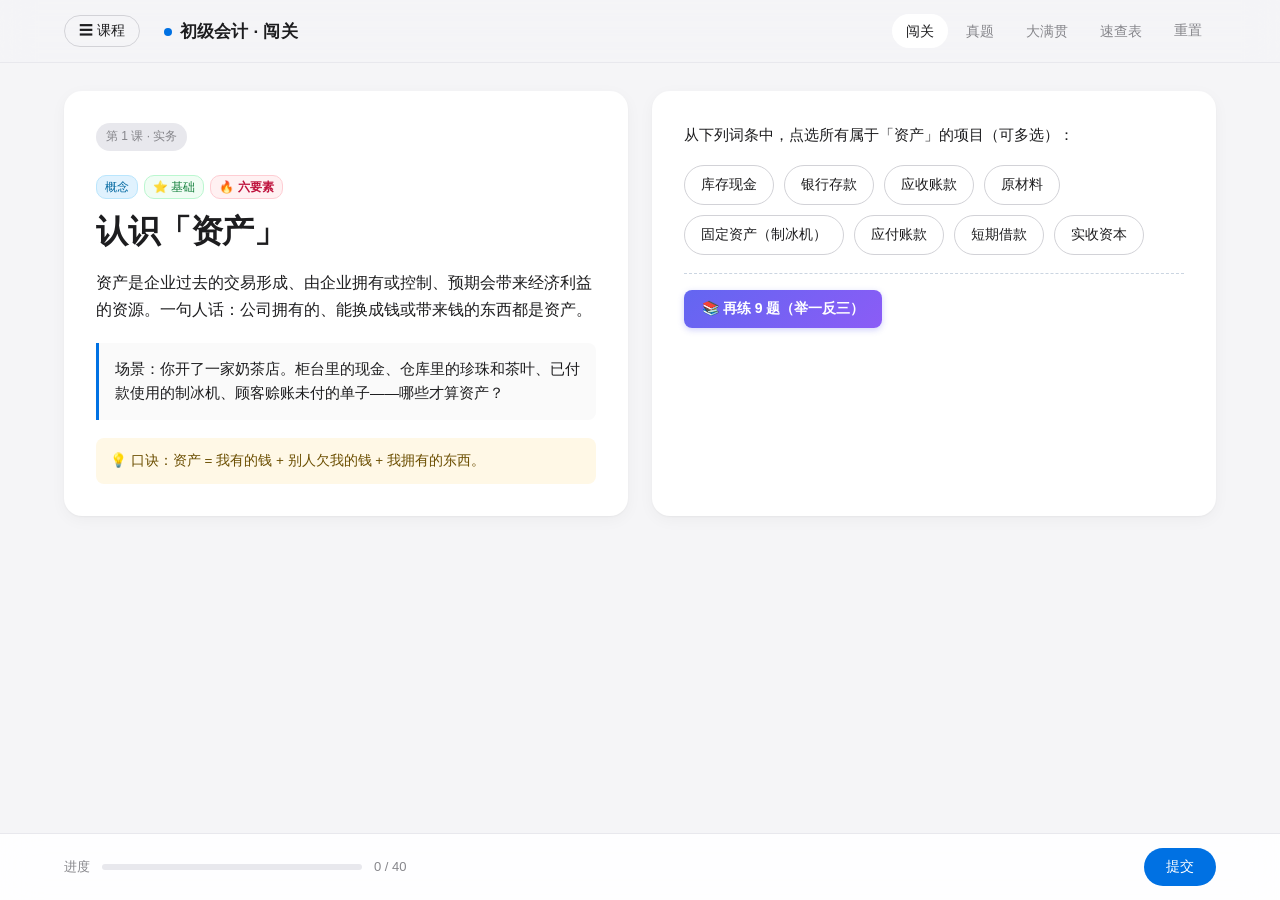
<file: index.html>
<!DOCTYPE html>
<html lang="zh-CN">
<head>
  <meta charset="UTF-8" />
  <meta name="viewport" content="width=device-width, initial-scale=1.0" />
  <title>初级会计交互式学习 · 闯关</title>
  <meta name="description" content="初级会计《实务》与《经济法基础》微粒化交互式学习——对标 SQLBolt，免登录开箱即用。" />
  <link rel="stylesheet" href="assets/style.css" />
</head>
<body>

  <!-- 顶部导航 -->
  <header class="topbar">
    <div class="topbar-inner">
      <button class="btn btn-ghost" id="sidebar-toggle" style="padding:6px 14px;">☰ 课程</button>
      <div class="brand"><span class="dot"></span>初级会计 · 闯关</div>
      <nav class="nav-links">
        <a class="nav-link active" href="index.html">闯关</a>
        <a class="nav-link" href="exams.html">真题</a>
        <a class="nav-link" href="grandslam.html">大满贯</a>
        <a class="nav-link" href="cheatsheet.html">速查表</a>
        <button class="nav-link" id="reset-btn" title="清除本地进度">重置</button>
      </nav>
    </div>
  </header>

  <!-- 侧边课程列表 -->
  <aside class="sidebar" id="sidebar">
    <h3>课程目录</h3>
    <div id="sidebar-list"></div>
  </aside>
  <div class="sidebar-backdrop" id="sidebar-backdrop"></div>

  <!-- 主体：左右分栏 -->
  <main class="page">
    <section class="split">
      <article class="card" id="left-pane"></article>
      <article class="card">
        <div id="right-pane"></div>
        <div class="feedback" id="feedback"></div>
      </article>
    </section>
  </main>

  <!-- 底部控制栏 -->
  <div class="controlbar">
    <div class="controlbar-inner">
      <div class="progress">
        <span>进度</span>
        <div class="progress-bar"><div class="progress-fill" id="progress-fill"></div></div>
        <span id="progress-text">0 / 0</span>
      </div>
      <button class="btn btn-primary" id="submit-btn">提交</button>
      <button class="btn btn-primary" id="next-btn" hidden>下一课 →</button>
    </div>
  </div>

  <!-- 模态框容器（内容动态渲染） -->
  <div class="modal-backdrop" id="modal-backdrop"></div>

  <!-- 数据与脚本 -->
  <script src="data/lessons.js"></script>
  <script src="data/practice.js"></script>
  <script src="assets/app.js"></script>
</body>
</html>
</file>
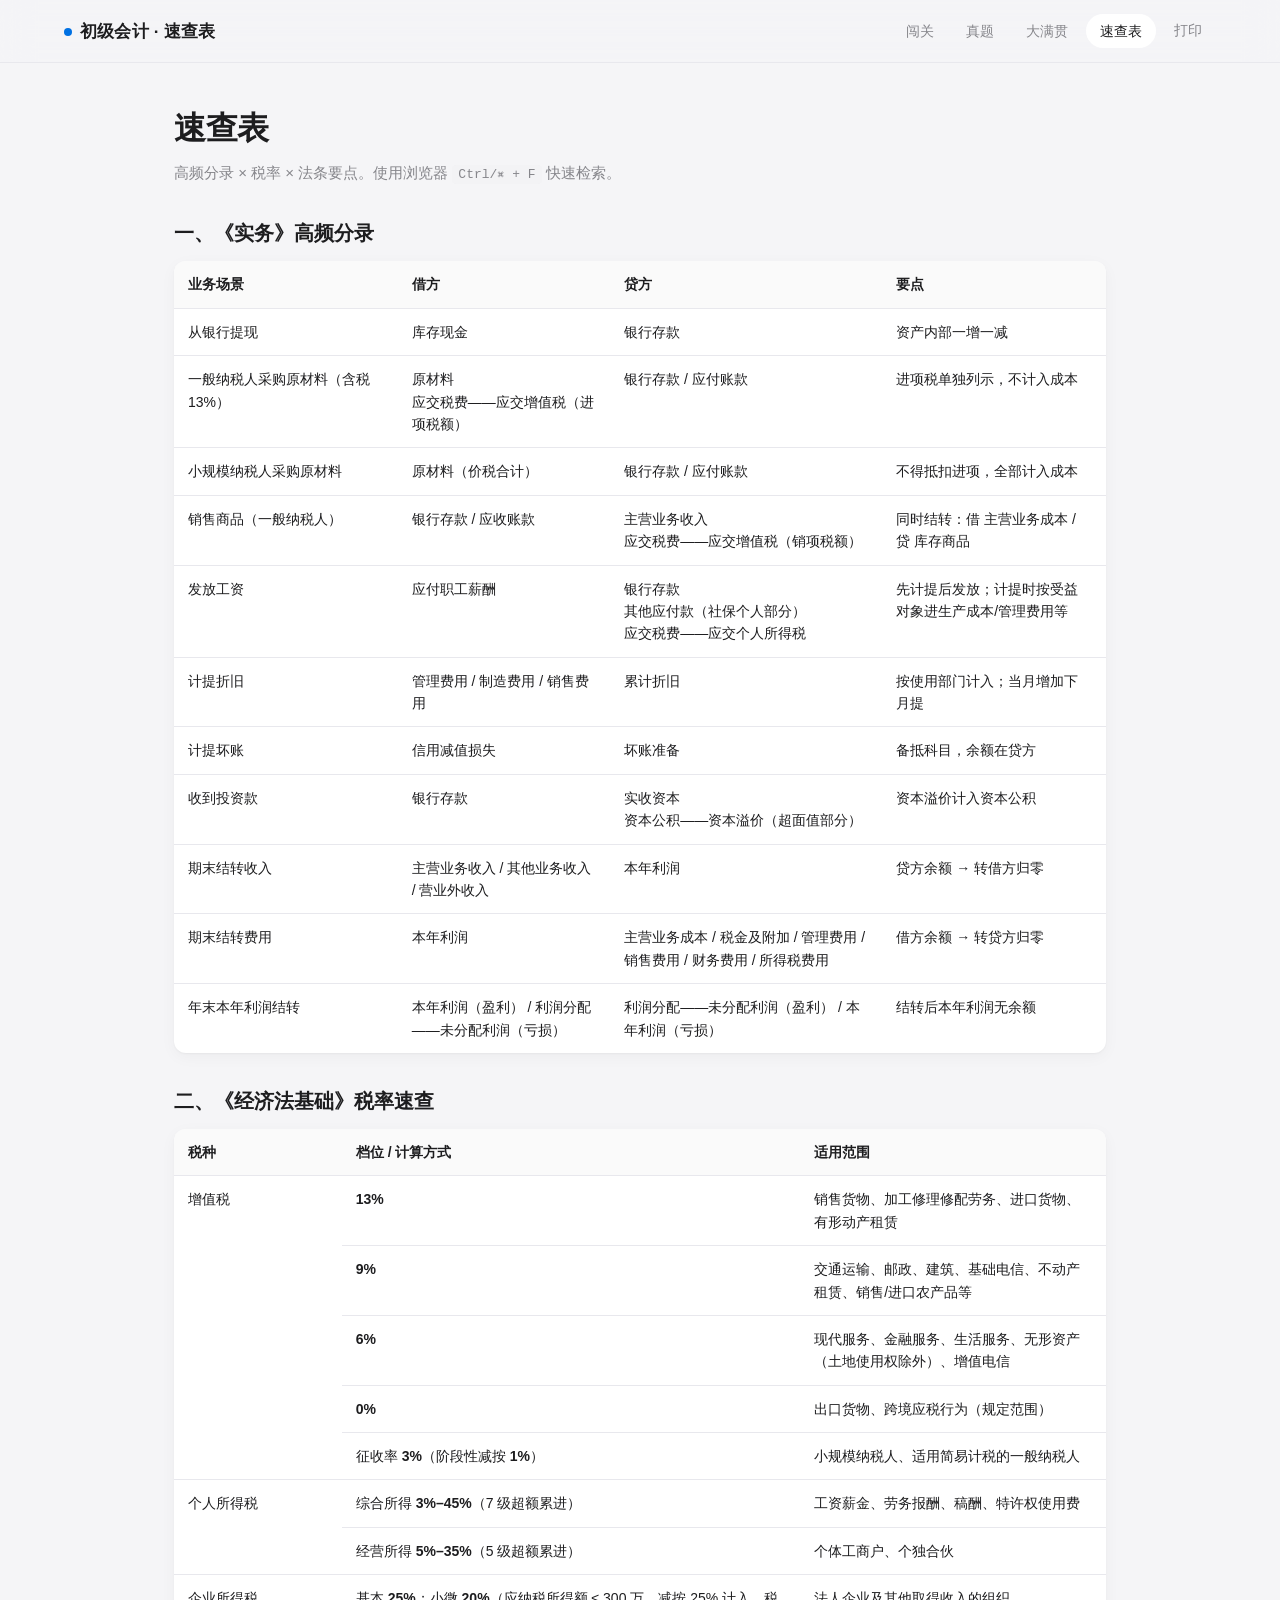
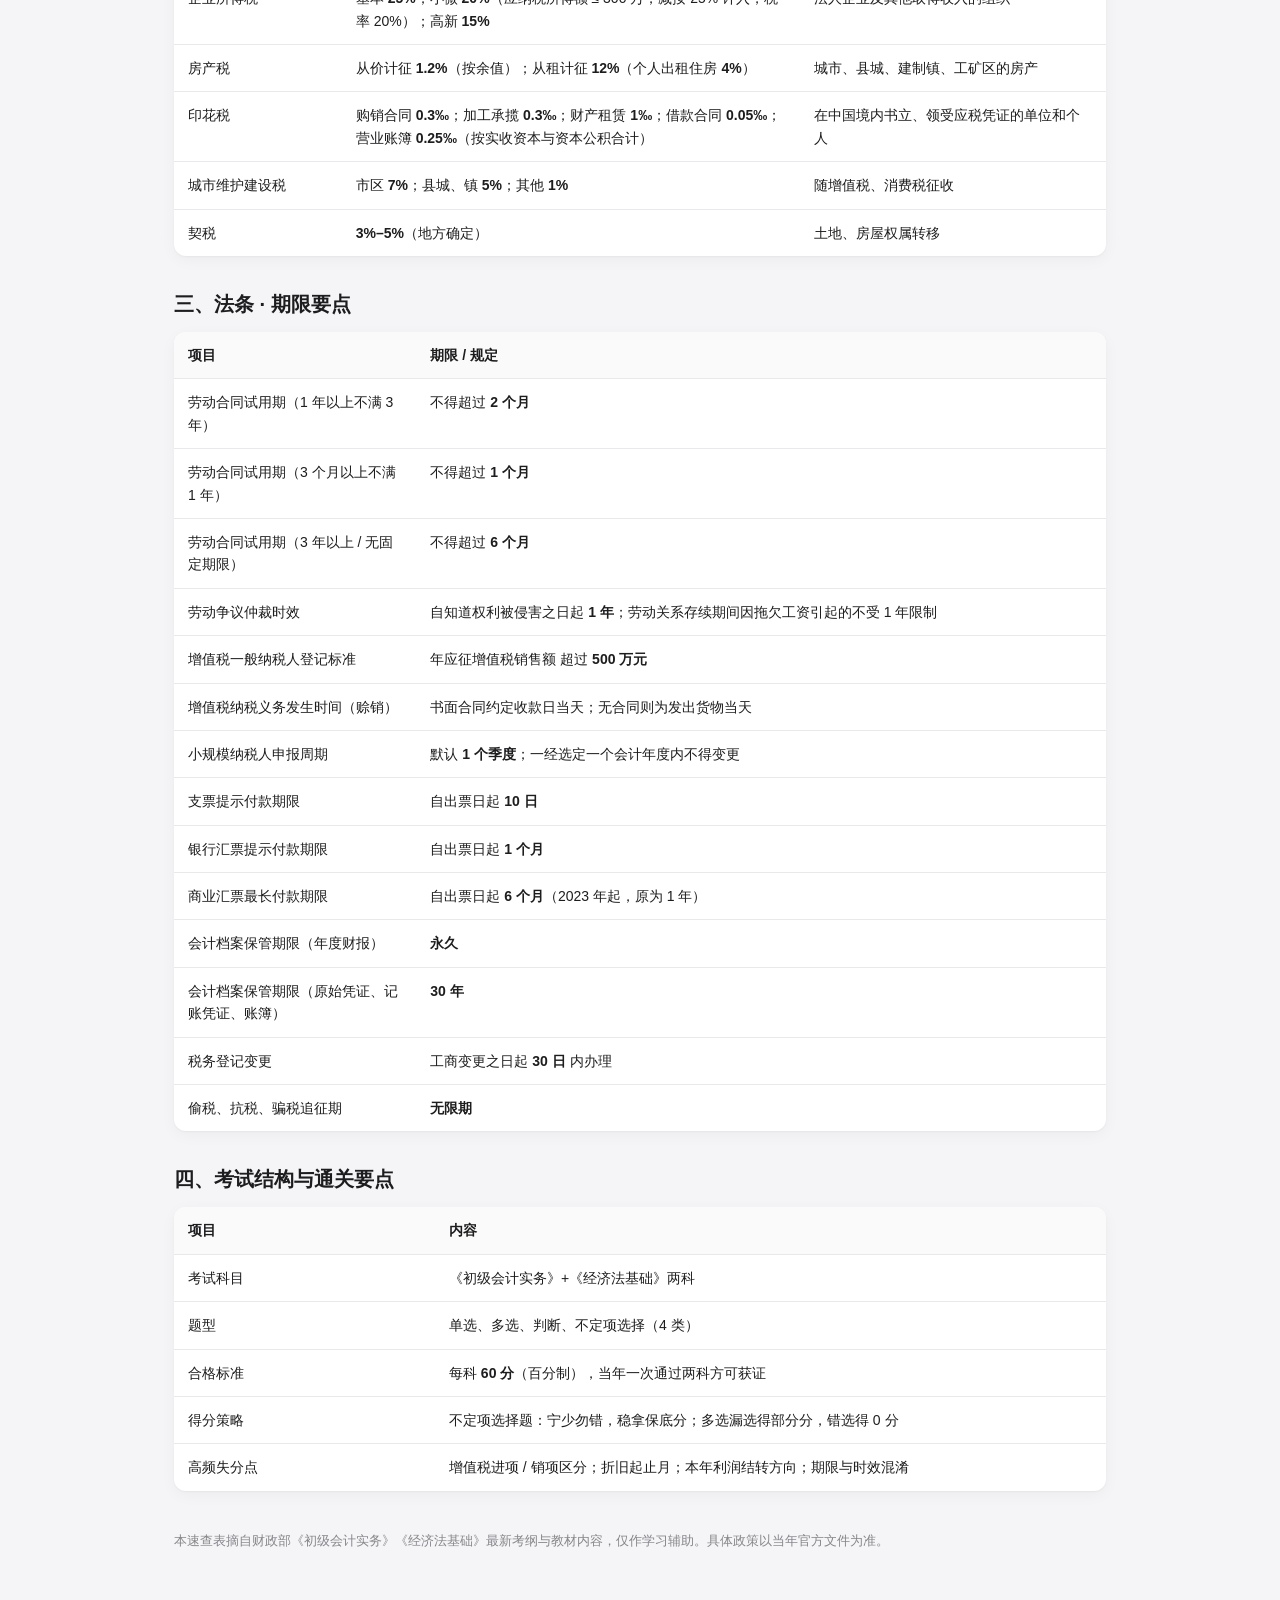
<file: cheatsheet.html>
<!DOCTYPE html>
<html lang="zh-CN">
<head>
  <meta charset="UTF-8" />
  <meta name="viewport" content="width=device-width, initial-scale=1.0" />
  <title>速查表 · 初级会计</title>
  <link rel="stylesheet" href="assets/style.css" />
</head>
<body>
  <header class="topbar">
    <div class="topbar-inner">
      <div class="brand" style="margin-left:0;"><span class="dot"></span>初级会计 · 速查表</div>
      <nav class="nav-links">
        <a class="nav-link" href="index.html">闯关</a>
        <a class="nav-link" href="exams.html">真题</a>
        <a class="nav-link" href="grandslam.html">大满贯</a>
        <a class="nav-link active" href="cheatsheet.html">速查表</a>
        <button class="nav-link" onclick="window.print()">打印</button>
      </nav>
    </div>
  </header>

  <main class="cheatsheet">
    <h1>速查表</h1>
    <p class="lead">高频分录 × 税率 × 法条要点。使用浏览器 <code>Ctrl/⌘ + F</code> 快速检索。</p>

    <!-- 实务 · 高频分录 -->
    <h2>一、《实务》高频分录</h2>
    <table>
      <thead>
        <tr><th style="width:24%;">业务场景</th><th>借方</th><th>贷方</th><th style="width:24%;">要点</th></tr>
      </thead>
      <tbody>
        <tr>
          <td>从银行提现</td>
          <td>库存现金</td>
          <td>银行存款</td>
          <td>资产内部一增一减</td>
        </tr>
        <tr>
          <td>一般纳税人采购原材料（含税 13%）</td>
          <td>原材料<br>应交税费——应交增值税（进项税额）</td>
          <td>银行存款 / 应付账款</td>
          <td>进项税单独列示，不计入成本</td>
        </tr>
        <tr>
          <td>小规模纳税人采购原材料</td>
          <td>原材料（价税合计）</td>
          <td>银行存款 / 应付账款</td>
          <td>不得抵扣进项，全部计入成本</td>
        </tr>
        <tr>
          <td>销售商品（一般纳税人）</td>
          <td>银行存款 / 应收账款</td>
          <td>主营业务收入<br>应交税费——应交增值税（销项税额）</td>
          <td>同时结转：借 主营业务成本 / 贷 库存商品</td>
        </tr>
        <tr>
          <td>发放工资</td>
          <td>应付职工薪酬</td>
          <td>银行存款<br>其他应付款（社保个人部分）<br>应交税费——应交个人所得税</td>
          <td>先计提后发放；计提时按受益对象进生产成本/管理费用等</td>
        </tr>
        <tr>
          <td>计提折旧</td>
          <td>管理费用 / 制造费用 / 销售费用</td>
          <td>累计折旧</td>
          <td>按使用部门计入；当月增加下月提</td>
        </tr>
        <tr>
          <td>计提坏账</td>
          <td>信用减值损失</td>
          <td>坏账准备</td>
          <td>备抵科目，余额在贷方</td>
        </tr>
        <tr>
          <td>收到投资款</td>
          <td>银行存款</td>
          <td>实收资本<br>资本公积——资本溢价（超面值部分）</td>
          <td>资本溢价计入资本公积</td>
        </tr>
        <tr>
          <td>期末结转收入</td>
          <td>主营业务收入 / 其他业务收入 / 营业外收入</td>
          <td>本年利润</td>
          <td>贷方余额 → 转借方归零</td>
        </tr>
        <tr>
          <td>期末结转费用</td>
          <td>本年利润</td>
          <td>主营业务成本 / 税金及附加 / 管理费用 / 销售费用 / 财务费用 / 所得税费用</td>
          <td>借方余额 → 转贷方归零</td>
        </tr>
        <tr>
          <td>年末本年利润结转</td>
          <td>本年利润（盈利） / 利润分配——未分配利润（亏损）</td>
          <td>利润分配——未分配利润（盈利） / 本年利润（亏损）</td>
          <td>结转后本年利润无余额</td>
        </tr>
      </tbody>
    </table>

    <!-- 经济法 · 税率 -->
    <h2>二、《经济法基础》税率速查</h2>
    <table>
      <thead>
        <tr><th style="width:18%;">税种</th><th>档位 / 计算方式</th><th>适用范围</th></tr>
      </thead>
      <tbody>
        <tr>
          <td rowspan="5">增值税</td>
          <td><strong>13%</strong></td>
          <td>销售货物、加工修理修配劳务、进口货物、有形动产租赁</td>
        </tr>
        <tr>
          <td><strong>9%</strong></td>
          <td>交通运输、邮政、建筑、基础电信、不动产租赁、销售/进口农产品等</td>
        </tr>
        <tr>
          <td><strong>6%</strong></td>
          <td>现代服务、金融服务、生活服务、无形资产（土地使用权除外）、增值电信</td>
        </tr>
        <tr>
          <td><strong>0%</strong></td>
          <td>出口货物、跨境应税行为（规定范围）</td>
        </tr>
        <tr>
          <td>征收率 <strong>3%</strong>（阶段性减按 <strong>1%</strong>）</td>
          <td>小规模纳税人、适用简易计税的一般纳税人</td>
        </tr>
        <tr>
          <td rowspan="2">个人所得税</td>
          <td>综合所得 <strong>3%–45%</strong>（7 级超额累进）</td>
          <td>工资薪金、劳务报酬、稿酬、特许权使用费</td>
        </tr>
        <tr>
          <td>经营所得 <strong>5%–35%</strong>（5 级超额累进）</td>
          <td>个体工商户、个独合伙</td>
        </tr>
        <tr>
          <td>企业所得税</td>
          <td>基本 <strong>25%</strong>；小微 <strong>20%</strong>（应纳税所得额 ≤ 300 万，减按 25% 计入，税率 20%）；高新 <strong>15%</strong></td>
          <td>法人企业及其他取得收入的组织</td>
        </tr>
        <tr>
          <td>房产税</td>
          <td>从价计征 <strong>1.2%</strong>（按余值）；从租计征 <strong>12%</strong>（个人出租住房 <strong>4%</strong>）</td>
          <td>城市、县城、建制镇、工矿区的房产</td>
        </tr>
        <tr>
          <td>印花税</td>
          <td>购销合同 <strong>0.3‰</strong>；加工承揽 <strong>0.3‰</strong>；财产租赁 <strong>1‰</strong>；借款合同 <strong>0.05‰</strong>；营业账簿 <strong>0.25‰</strong>（按实收资本与资本公积合计）</td>
          <td>在中国境内书立、领受应税凭证的单位和个人</td>
        </tr>
        <tr>
          <td>城市维护建设税</td>
          <td>市区 <strong>7%</strong>；县城、镇 <strong>5%</strong>；其他 <strong>1%</strong></td>
          <td>随增值税、消费税征收</td>
        </tr>
        <tr>
          <td>契税</td>
          <td><strong>3%–5%</strong>（地方确定）</td>
          <td>土地、房屋权属转移</td>
        </tr>
      </tbody>
    </table>

    <!-- 经济法 · 法条 -->
    <h2>三、法条 · 期限要点</h2>
    <table>
      <thead>
        <tr><th style="width:26%;">项目</th><th>期限 / 规定</th></tr>
      </thead>
      <tbody>
        <tr><td>劳动合同试用期（1 年以上不满 3 年）</td><td>不得超过 <strong>2 个月</strong></td></tr>
        <tr><td>劳动合同试用期（3 个月以上不满 1 年）</td><td>不得超过 <strong>1 个月</strong></td></tr>
        <tr><td>劳动合同试用期（3 年以上 / 无固定期限）</td><td>不得超过 <strong>6 个月</strong></td></tr>
        <tr><td>劳动争议仲裁时效</td><td>自知道权利被侵害之日起 <strong>1 年</strong>；劳动关系存续期间因拖欠工资引起的不受 1 年限制</td></tr>
        <tr><td>增值税一般纳税人登记标准</td><td>年应征增值税销售额 超过 <strong>500 万元</strong></td></tr>
        <tr><td>增值税纳税义务发生时间（赊销）</td><td>书面合同约定收款日当天；无合同则为发出货物当天</td></tr>
        <tr><td>小规模纳税人申报周期</td><td>默认 <strong>1 个季度</strong>；一经选定一个会计年度内不得变更</td></tr>
        <tr><td>支票提示付款期限</td><td>自出票日起 <strong>10 日</strong></td></tr>
        <tr><td>银行汇票提示付款期限</td><td>自出票日起 <strong>1 个月</strong></td></tr>
        <tr><td>商业汇票最长付款期限</td><td>自出票日起 <strong>6 个月</strong>（2023 年起，原为 1 年）</td></tr>
        <tr><td>会计档案保管期限（年度财报）</td><td><strong>永久</strong></td></tr>
        <tr><td>会计档案保管期限（原始凭证、记账凭证、账簿）</td><td><strong>30 年</strong></td></tr>
        <tr><td>税务登记变更</td><td>工商变更之日起 <strong>30 日</strong> 内办理</td></tr>
        <tr><td>偷税、抗税、骗税追征期</td><td><strong>无限期</strong></td></tr>
      </tbody>
    </table>

    <h2>四、考试结构与通关要点</h2>
    <table>
      <thead><tr><th style="width:28%;">项目</th><th>内容</th></tr></thead>
      <tbody>
        <tr><td>考试科目</td><td>《初级会计实务》+《经济法基础》两科</td></tr>
        <tr><td>题型</td><td>单选、多选、判断、不定项选择（4 类）</td></tr>
        <tr><td>合格标准</td><td>每科 <strong>60 分</strong>（百分制），当年一次通过两科方可获证</td></tr>
        <tr><td>得分策略</td><td>不定项选择题：宁少勿错，稳拿保底分；多选漏选得部分分，错选得 0 分</td></tr>
        <tr><td>高频失分点</td><td>增值税进项 / 销项区分；折旧起止月；本年利润结转方向；期限与时效混淆</td></tr>
      </tbody>
    </table>

    <p style="color:var(--text-sub); font-size:13px; margin-top:40px;">
      本速查表摘自财政部《初级会计实务》《经济法基础》最新考纲与教材内容，仅作学习辅助。具体政策以当年官方文件为准。
    </p>
  </main>
</body>
</html>
</file>
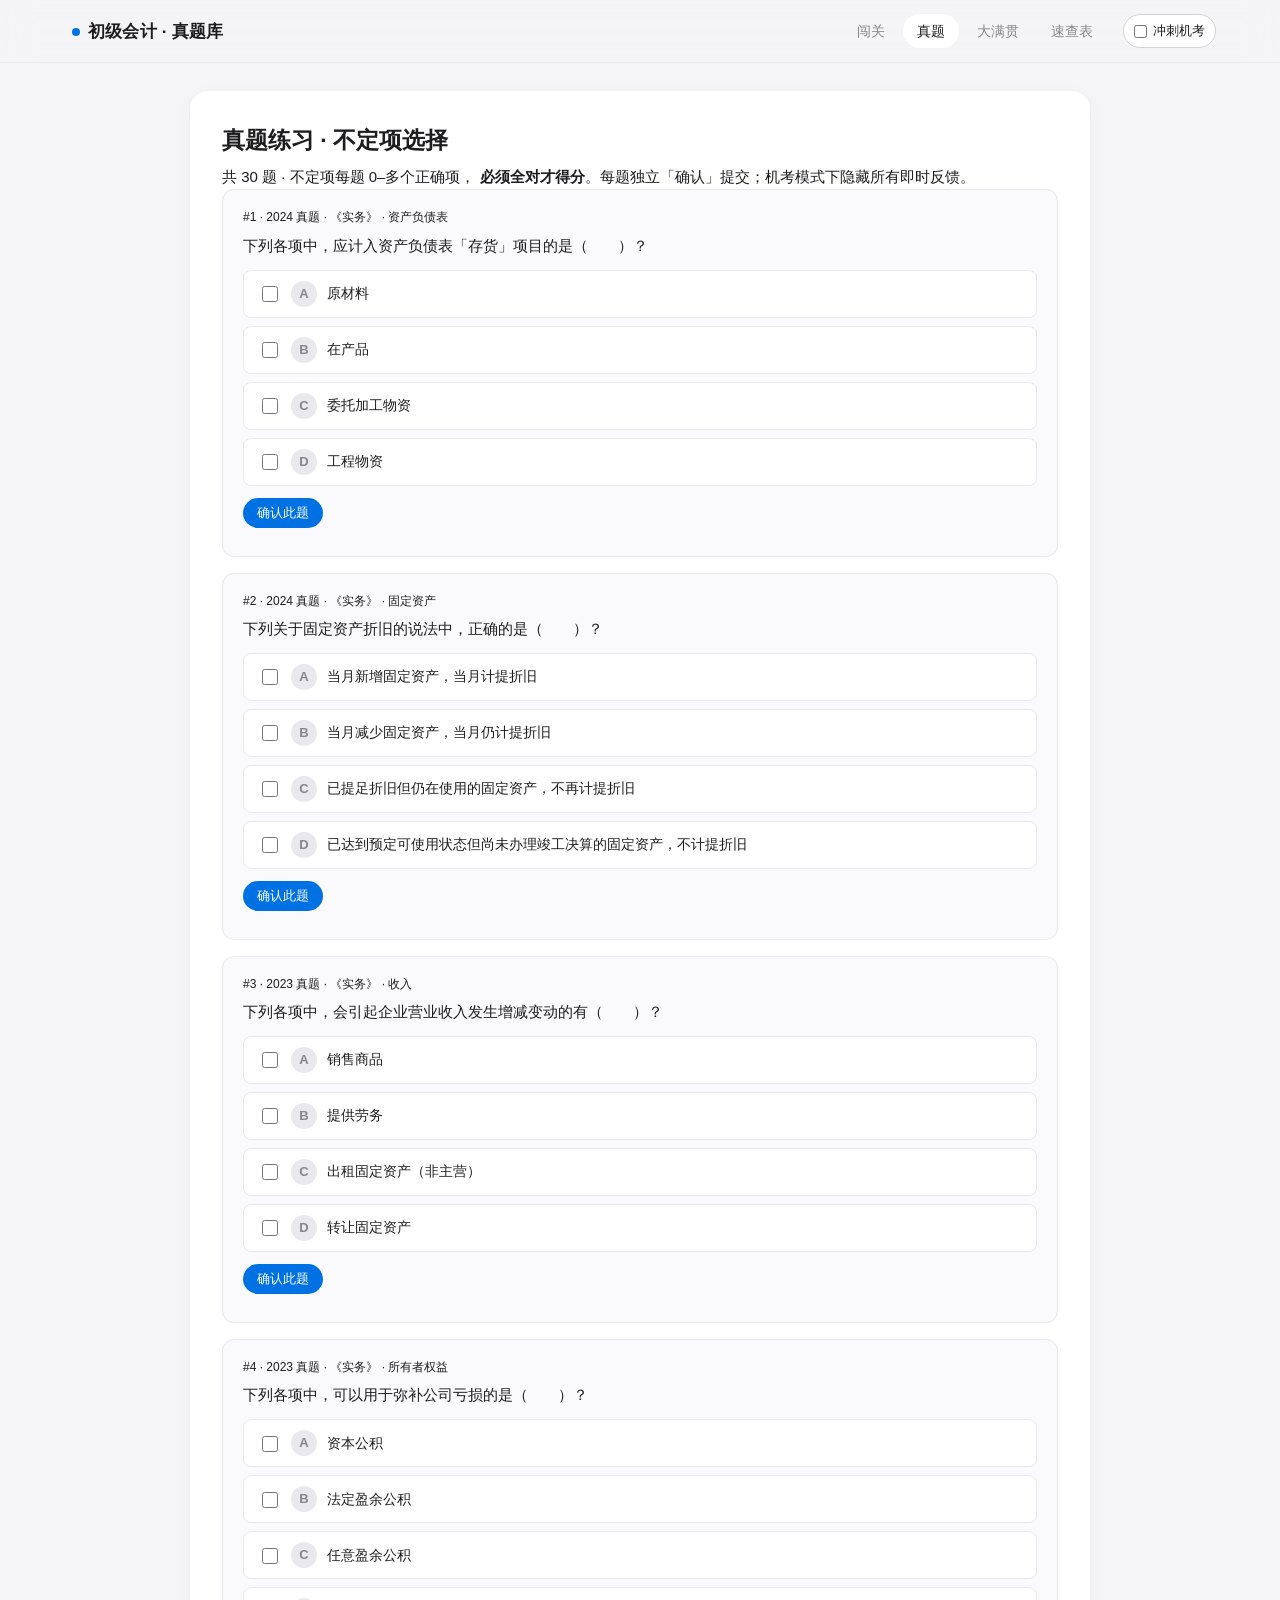
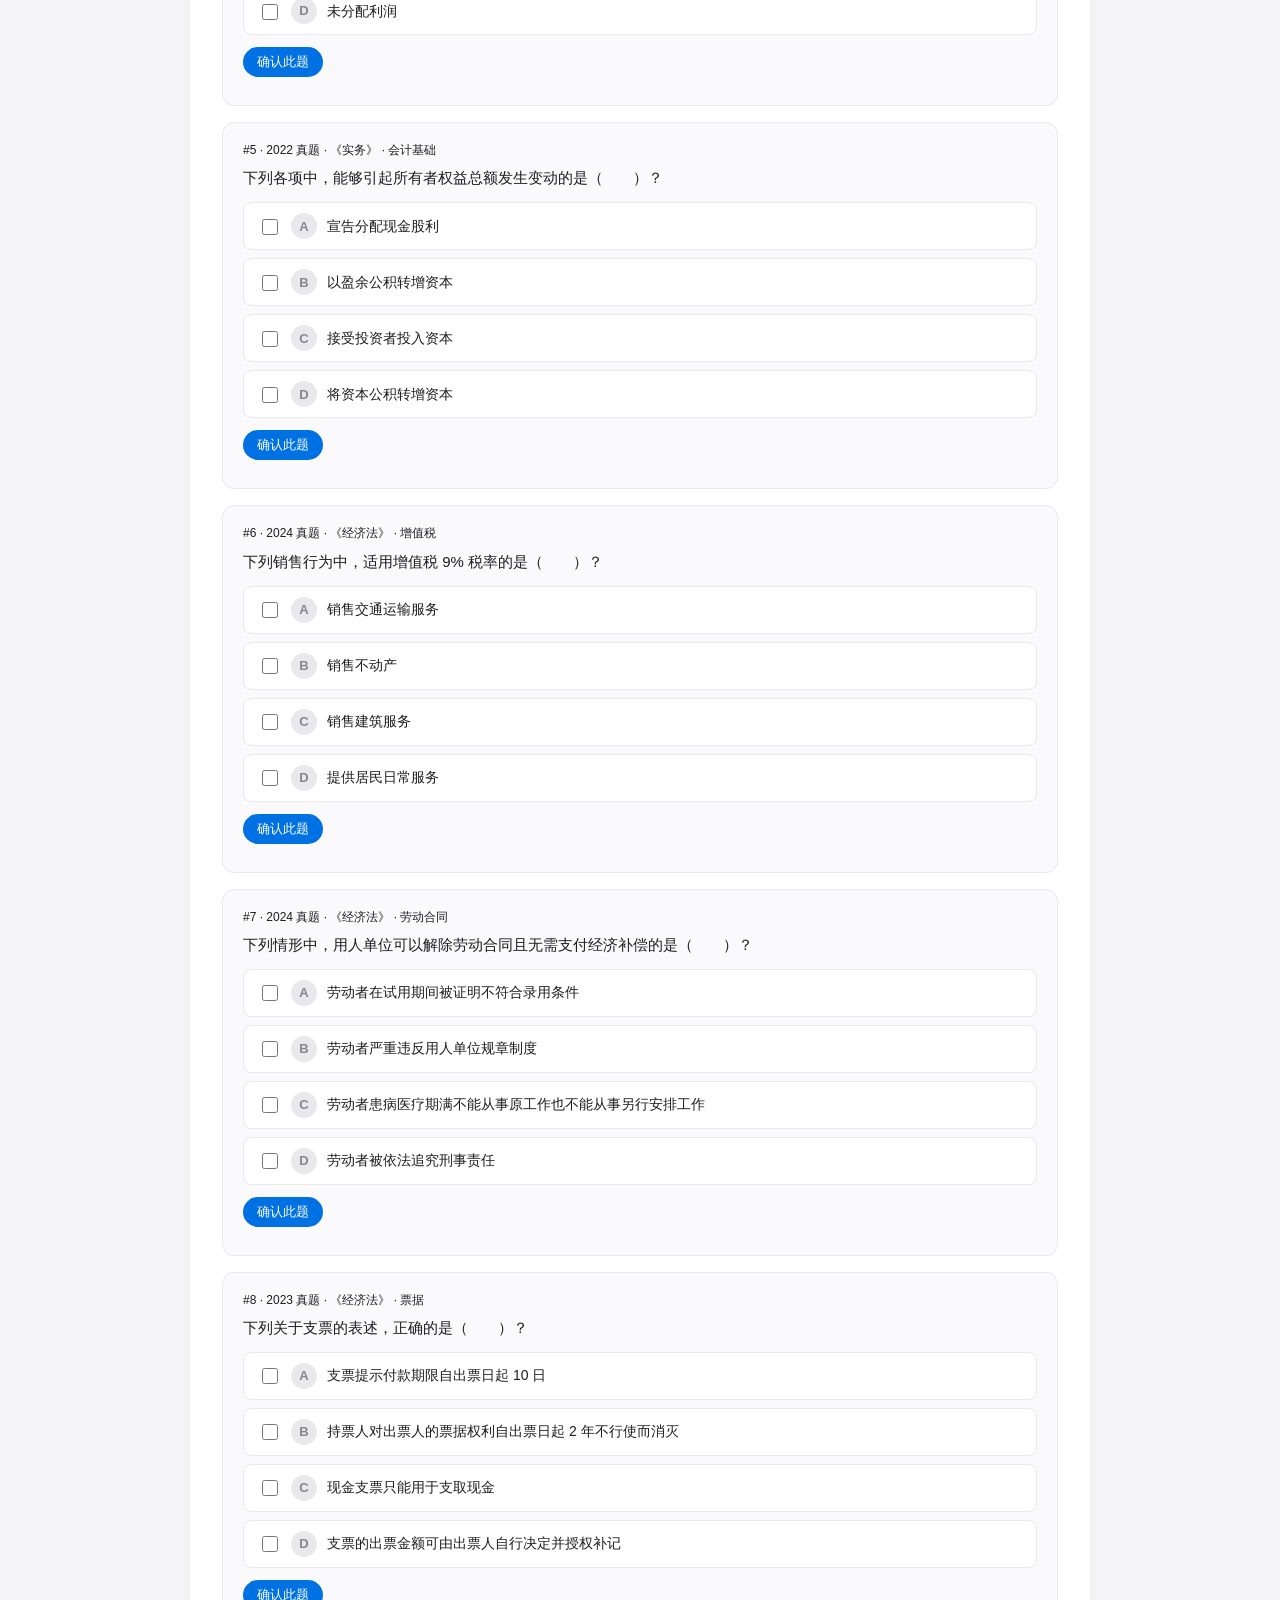
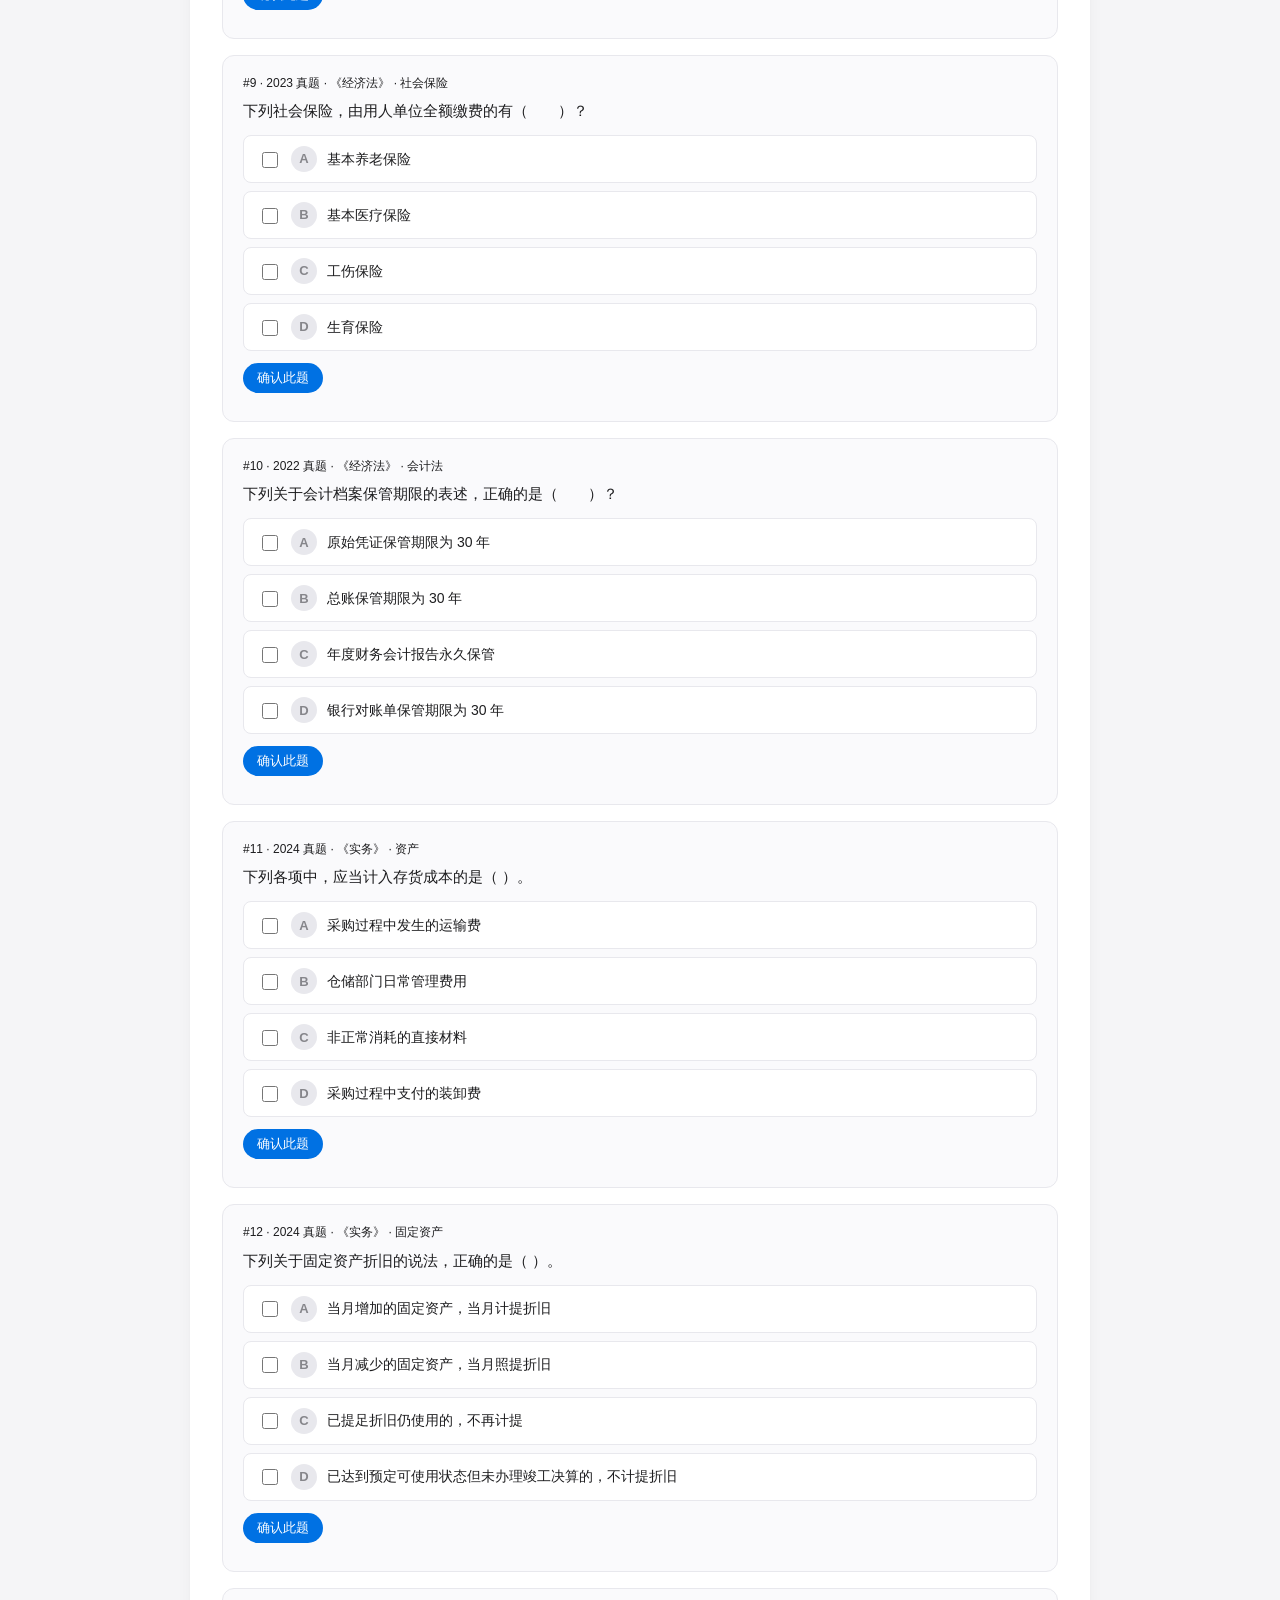
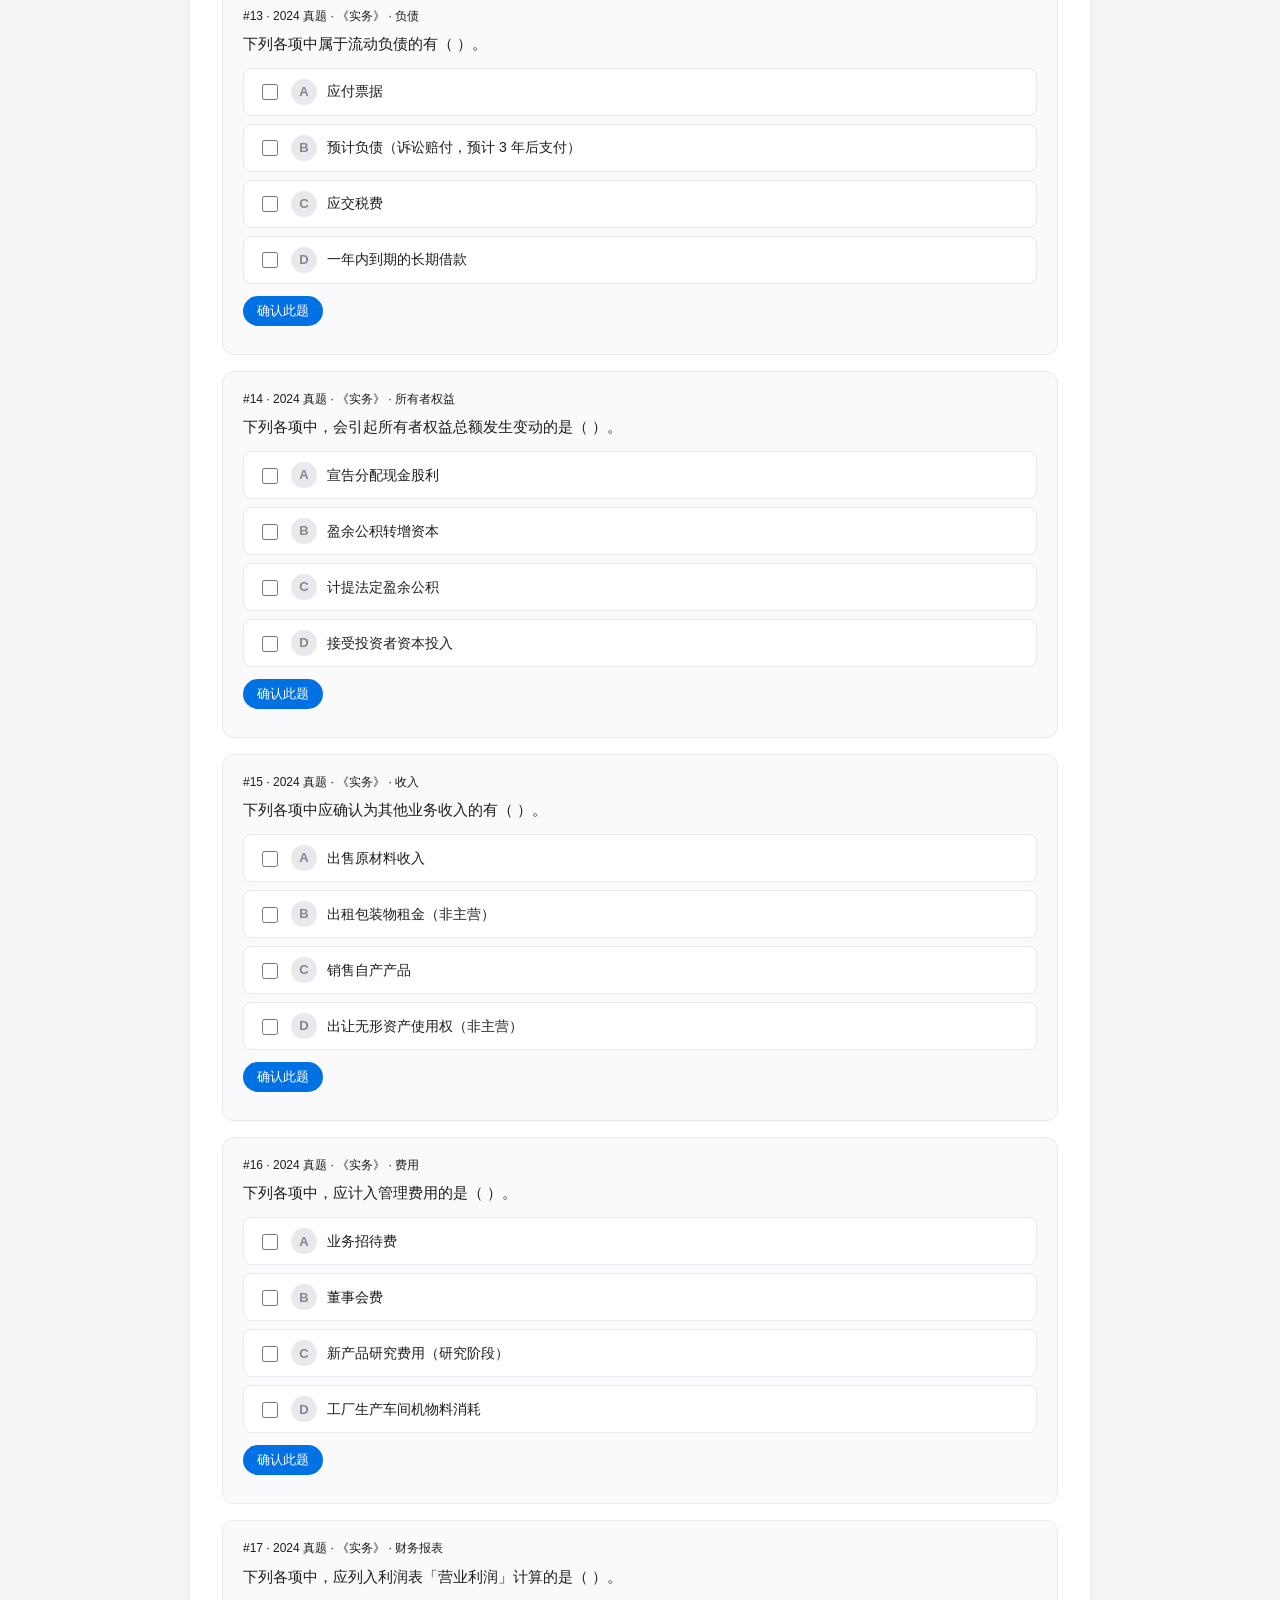
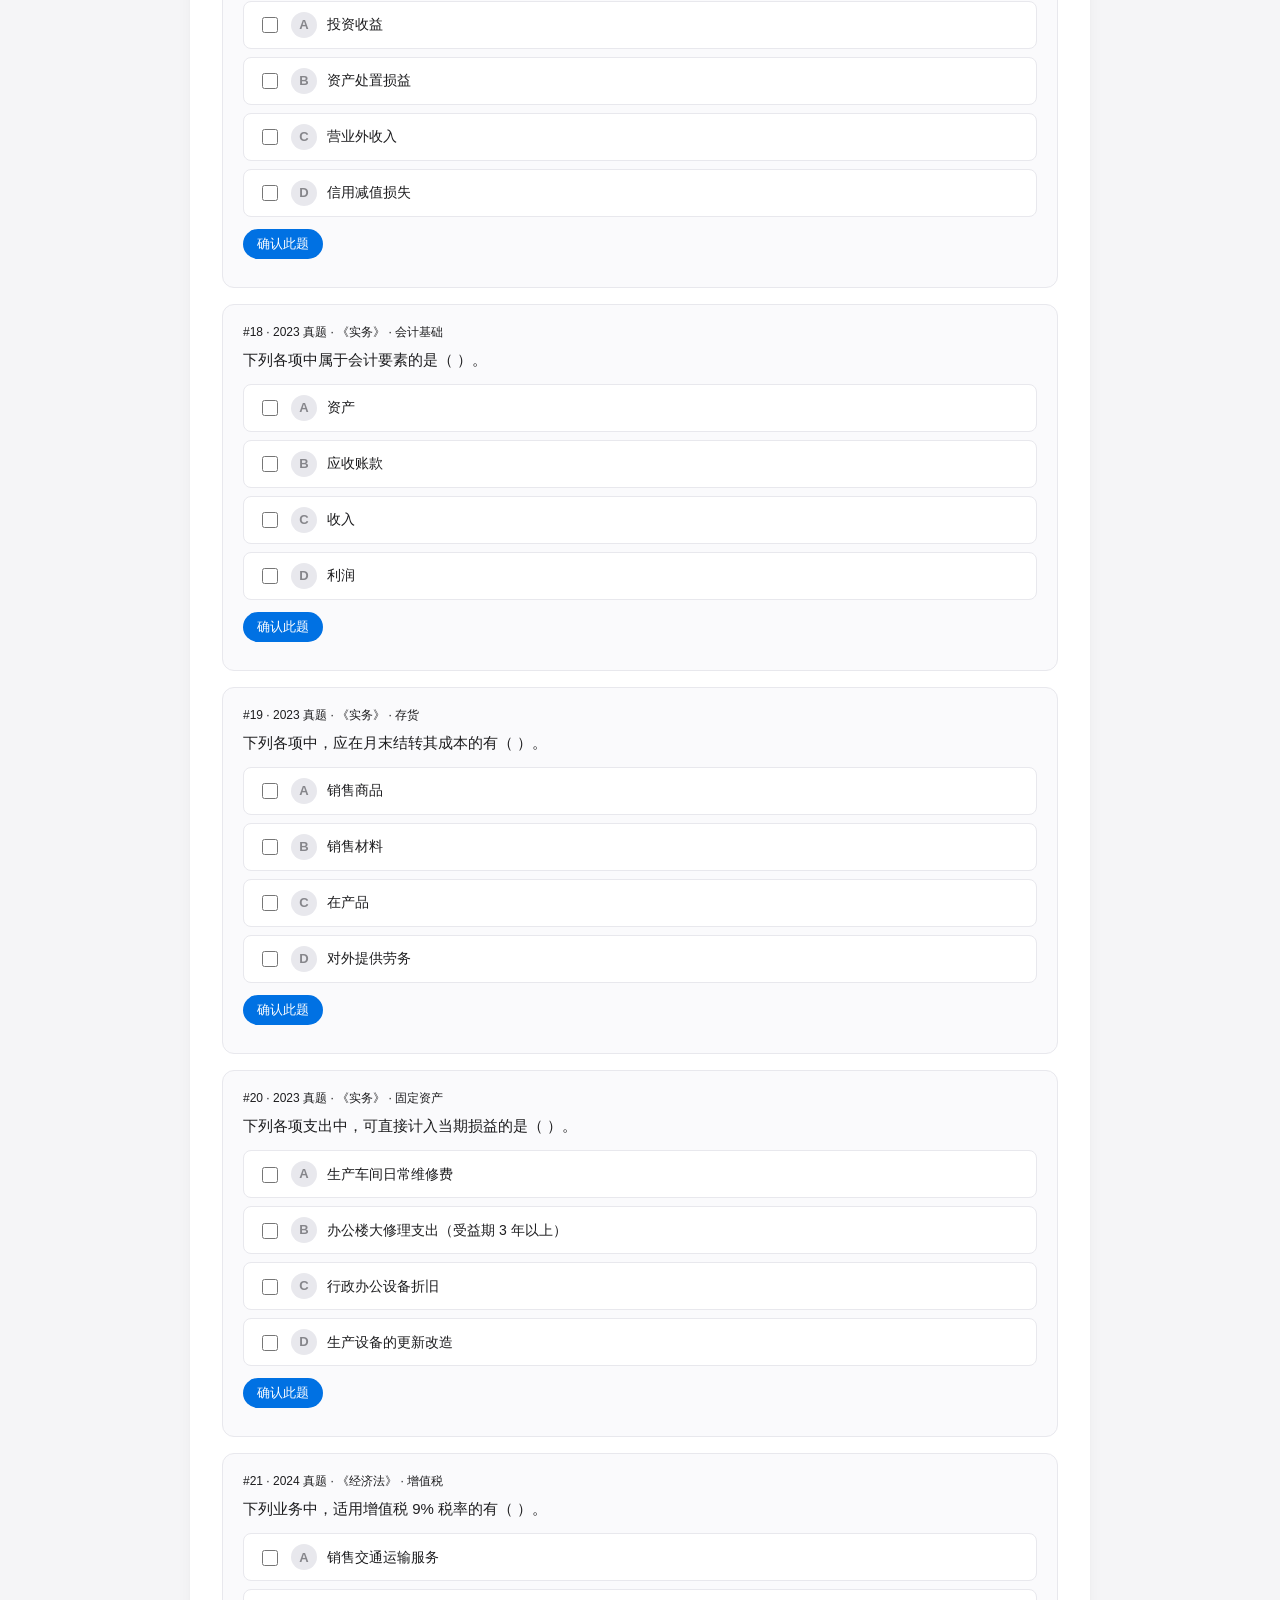
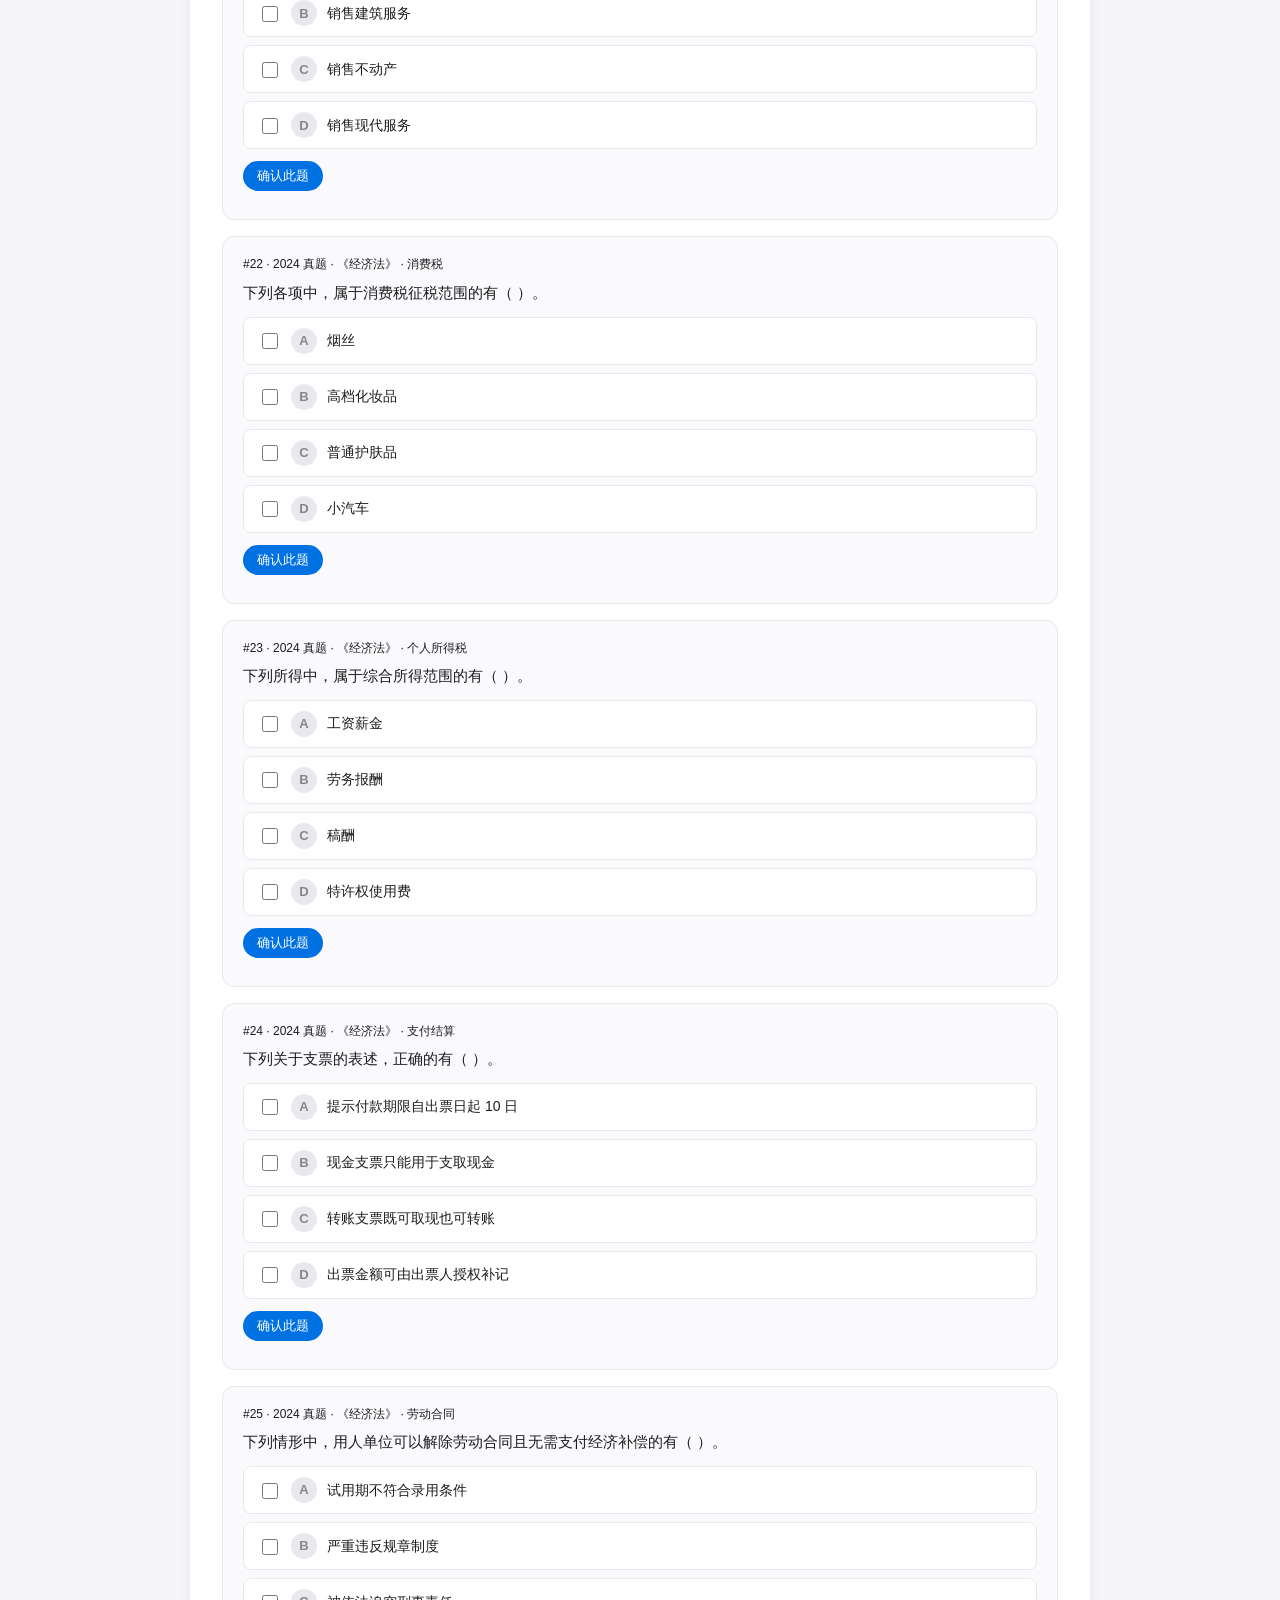
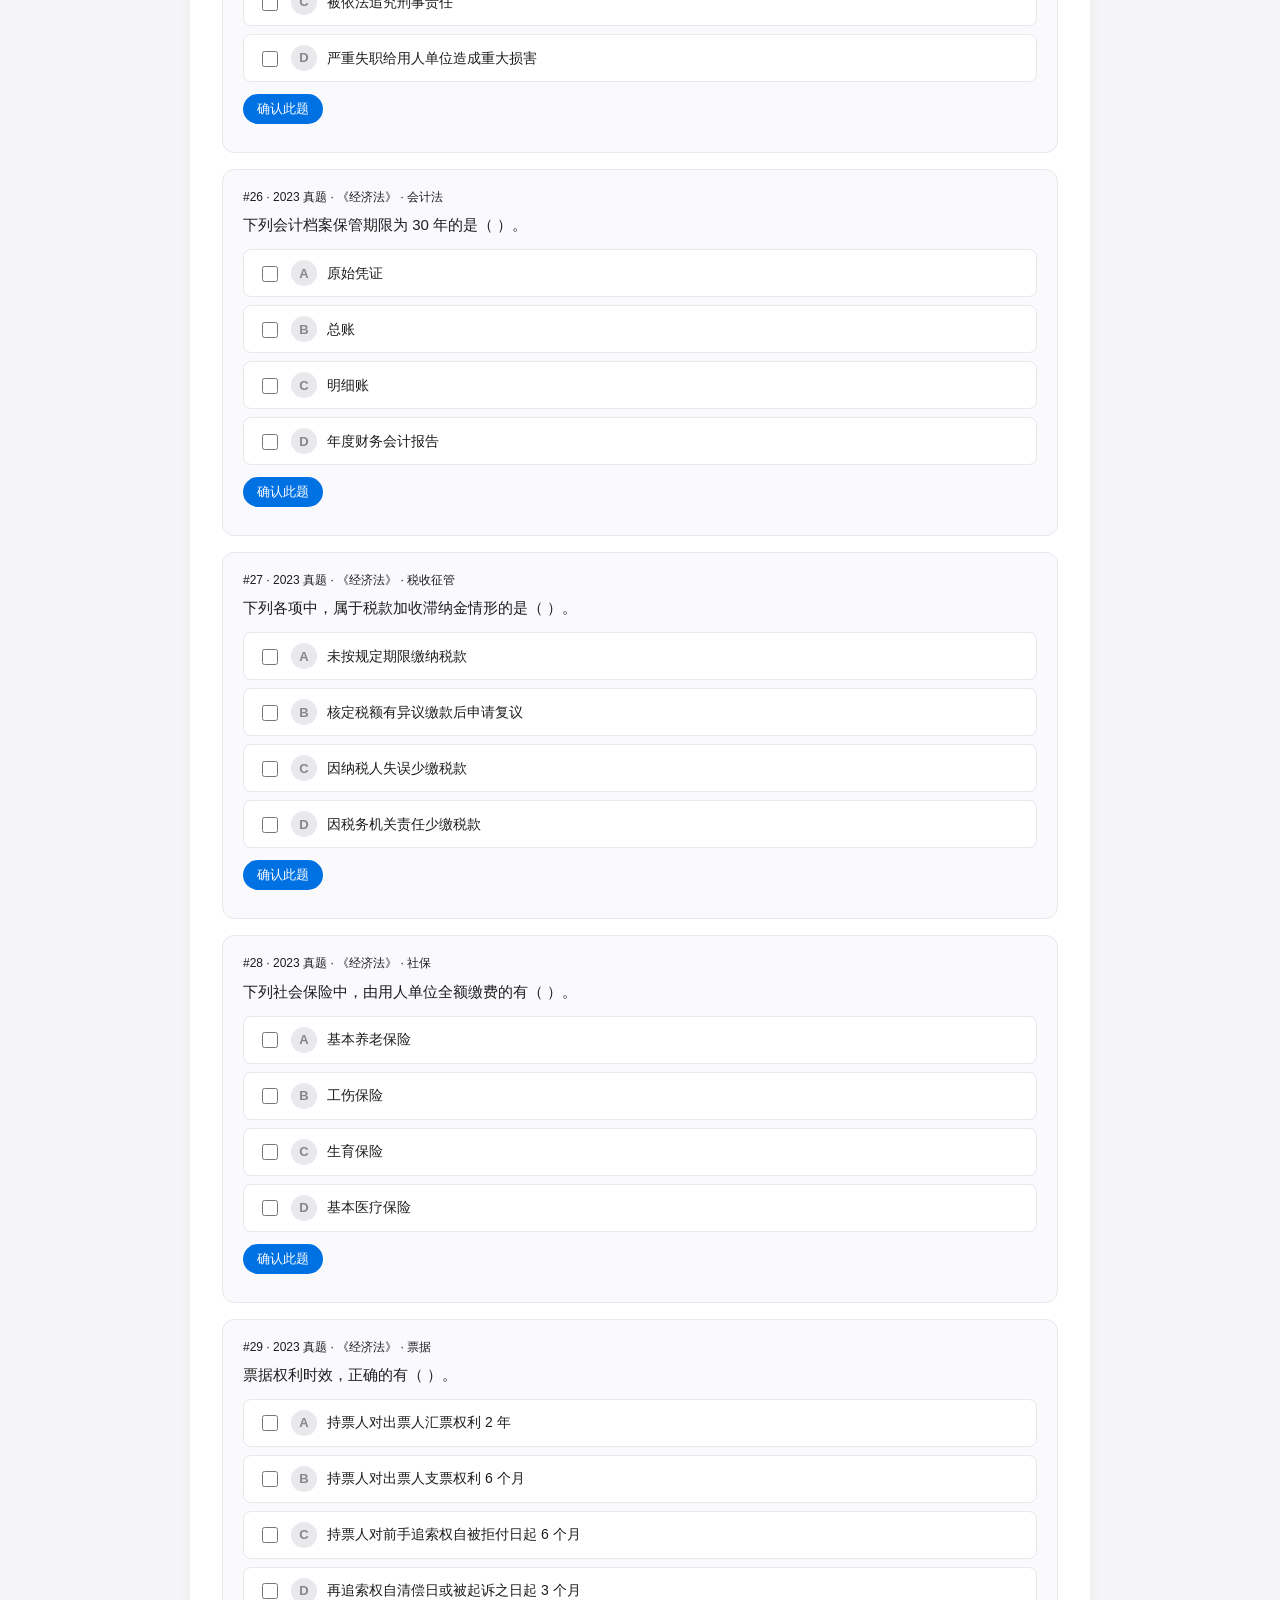
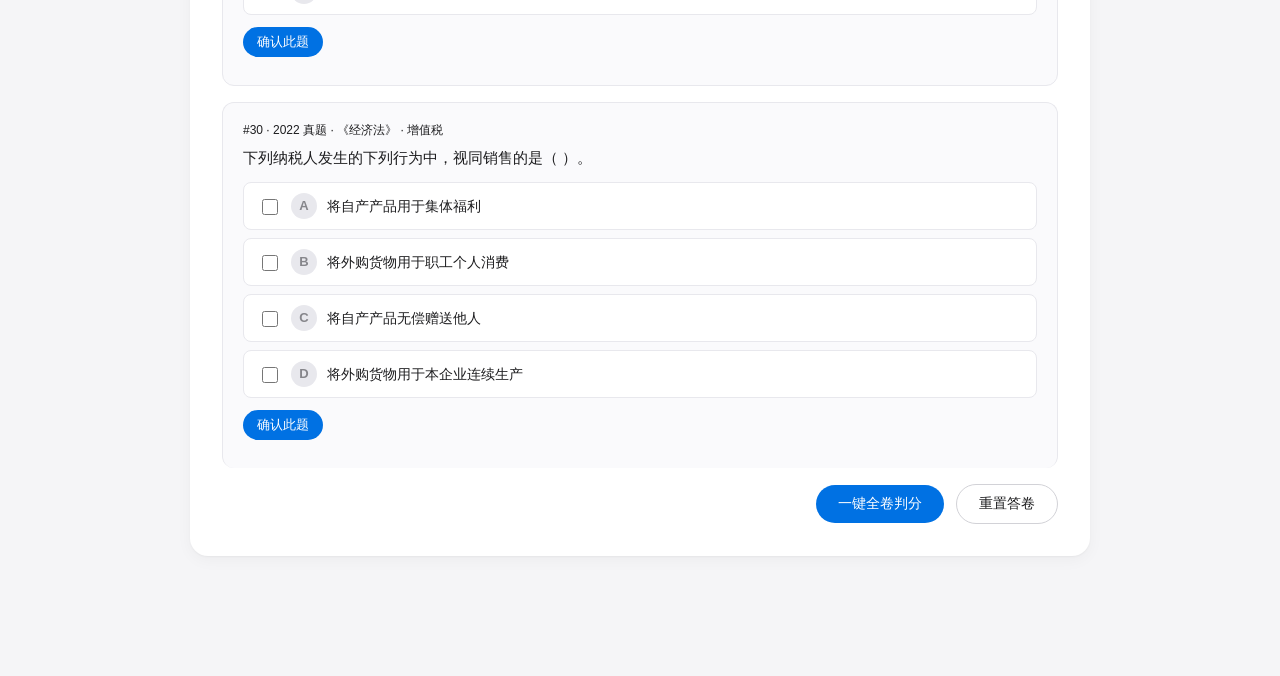
<file: exams.html>
<!DOCTYPE html>
<html lang="zh-CN">
<head>
  <meta charset="UTF-8" />
  <meta name="viewport" content="width=device-width, initial-scale=1.0" />
  <title>初级会计 · 真题库</title>
  <meta name="description" content="历年初级会计考试真题（不定项选择）练习模式 + 机考模拟。" />
  <link rel="stylesheet" href="assets/style.css" />
</head>
<body>

  <header class="topbar">
    <div class="topbar-inner">
      <div class="brand" style="margin-left:8px;"><span class="dot"></span>初级会计 · 真题库</div>
      <nav class="nav-links">
        <a class="nav-link" href="index.html">闯关</a>
        <a class="nav-link active" href="exams.html">真题</a>
        <a class="nav-link" href="grandslam.html">大满贯</a>
        <a class="nav-link" href="cheatsheet.html">速查表</a>
        <!-- 机考模式 Toggle -->
        <label class="mock-toggle" title="开启后 105 分钟倒计时，关闭所有即时反馈">
          <input type="checkbox" id="mock-toggle" />
          <span>冲刺机考</span>
        </label>
      </nav>
    </div>
  </header>

  <!-- 机考专用状态栏 -->
  <div class="mock-bar" id="mock-bar" hidden>
    <div class="mock-bar-inner">
      <span class="mock-tag">机考模式</span>
      <span class="mock-timer" id="mock-timer">105:00</span>
      <button class="btn btn-ghost" id="calc-toggle" type="button">🖩 计算器</button>
      <button class="btn btn-primary" id="mock-submit" type="button">交卷</button>
      <button class="btn btn-ghost" id="mock-exit" type="button">退出机考</button>
    </div>
  </div>

  <main class="page">
    <section class="card" style="max-width: 900px; margin: 0 auto;">
      <div class="card-head">
        <h2 style="margin:0;">真题练习 · 不定项选择</h2>
        <p class="muted" style="margin:6px 0 0;">
          共 <span id="total-count">0</span> 题 · 不定项每题 0–多个正确项，
          <b>必须全对才得分</b>。每题独立「确认」提交；机考模式下隐藏所有即时反馈。
        </p>
      </div>
      <div id="exam-list"></div>
      <div class="feedback" id="exam-summary" style="margin-top:24px;"></div>
      <div style="margin-top:16px; text-align:right;" id="exam-actions">
        <button class="btn btn-primary" id="exam-submit">一键全卷判分</button>
        <button class="btn btn-ghost" id="exam-reset" style="margin-left:8px;">重置答卷</button>
      </div>
    </section>
  </main>

  <!-- 极简机考计算器 -->
  <div class="calc-panel" id="calc-panel" hidden>
    <div class="calc-head"><span>机考计算器</span><button id="calc-close">×</button></div>
    <input id="calc-display" readonly value="0" />
    <div class="calc-keys">
      <button data-k="C">C</button><button data-k="←">←</button>
      <button data-k="(">(</button><button data-k=")">)</button>
      <button data-k="7">7</button><button data-k="8">8</button>
      <button data-k="9">9</button><button data-k="/">÷</button>
      <button data-k="4">4</button><button data-k="5">5</button>
      <button data-k="6">6</button><button data-k="*">×</button>
      <button data-k="1">1</button><button data-k="2">2</button>
      <button data-k="3">3</button><button data-k="-">−</button>
      <button data-k="0">0</button><button data-k=".">.</button>
      <button data-k="=" class="eq">=</button><button data-k="+">+</button>
    </div>
  </div>

  <script src="data/exams.js"></script>
  <script>
  (function(){
    /* ---------- 数据规范化 ---------- */
    const QS = (window.EXAMS || []).map(q => ({
      id: q.id, subject: q.subject, year: q.year, topic: q.topic || '',
      stem: q.stem,
      options: q.options.map(o => ({ label: o.label, text: o.text, is_correct: !!o.is_correct })),
      answerIdx: q.options.map((o,i) => o.is_correct ? i : -1).filter(i => i >= 0),
      explain: q.analysis || ''
    }));
    const MOCK_KEY = 'kj_exam_mock_v1';
    const EXAM_KEY = 'kj_exam_answer_v1';
    const list = document.getElementById('exam-list');
    const summary = document.getElementById('exam-summary');
    document.getElementById('total-count').textContent = QS.length;

    let mockMode = localStorage.getItem(MOCK_KEY) === 'on';
    const answers = JSON.parse(localStorage.getItem(EXAM_KEY) || '{}'); // { qid: {picked:[i...], confirmed:bool} }

    function persist() { localStorage.setItem(EXAM_KEY, JSON.stringify(answers)); }
    function getAns(qid) {
      if (!answers[qid]) answers[qid] = { picked: [], confirmed: false };
      return answers[qid];
    }

    /* ---------- 渲染 ---------- */
    function render() {
      list.innerHTML = QS.map((q, qi) => {
        const a = getAns(q.id);
        const opts = q.options.map((o, oi) => {
          const picked = a.picked.includes(oi);
          return `
            <label class="exam-opt${picked?' picked':''}" data-q="${q.id}" data-o="${oi}">
              <input type="checkbox" ${picked?'checked':''} ${a.confirmed?'disabled':''} />
              <span class="opt-mark">${o.label || String.fromCharCode(65+oi)}</span>
              <span>${escapeHtml(o.text)}</span>
            </label>`;
        }).join('');
        return `
          <div class="exam-item" id="exam-${q.id}" data-confirmed="${a.confirmed?1:0}">
            <div class="exam-meta muted">#${qi+1} · ${q.year} 真题 · 《${q.subject}》${q.topic?' · '+escapeHtml(q.topic):''}</div>
            <div class="exam-stem">${escapeHtml(q.stem)}</div>
            <div class="exam-opts">${opts}</div>
            <div class="exam-peritem-actions">
              <button class="btn btn-primary btn-small confirm-btn" data-q="${q.id}" ${a.confirmed?'disabled':''}>确认此题</button>
              <button class="btn btn-ghost btn-small reopen-btn" data-q="${q.id}" ${a.confirmed?'':'hidden'}>重做此题</button>
            </div>
            <div class="exam-result" id="exam-result-${q.id}"></div>
          </div>`;
      }).join('');

      // 绑定点选
      list.querySelectorAll('.exam-opt').forEach(el => {
        const cb = el.querySelector('input');
        const toggle = (checked) => {
          const qid = el.dataset.q;
          const oi = +el.dataset.o;
          const a = getAns(qid);
          if (a.confirmed) return;
          if (checked) {
            if (!a.picked.includes(oi)) a.picked.push(oi);
            el.classList.add('picked');
          } else {
            a.picked = a.picked.filter(i => i !== oi);
            el.classList.remove('picked');
          }
          persist();
        };
        el.addEventListener('click', (e) => {
          if (e.target.tagName === 'INPUT') return;
          if (cb.disabled) return;
          cb.checked = !cb.checked;
          toggle(cb.checked);
        });
        cb.addEventListener('change', (e) => toggle(e.target.checked));
      });

      // 绑定单题确认
      list.querySelectorAll('.confirm-btn').forEach(btn => {
        btn.addEventListener('click', () => confirmOne(btn.dataset.q));
      });
      list.querySelectorAll('.reopen-btn').forEach(btn => {
        btn.addEventListener('click', () => reopenOne(btn.dataset.q));
      });
      // 已确认的题立即显示结果
      QS.forEach(q => { if (getAns(q.id).confirmed) renderResult(q, false); });
    }

    function confirmOne(qid) {
      const a = getAns(qid);
      a.confirmed = true;
      persist();
      render();
    }
    function reopenOne(qid) {
      const a = getAns(qid);
      a.confirmed = false;
      persist();
      render();
    }

    function renderResult(q, showInMock) {
      const a = getAns(q.id);
      const resEl = document.getElementById('exam-result-'+q.id);
      if (!resEl) return;
      // 机考模式：单题确认后不给任何反馈，等交卷
      if (mockMode && !showInMock) { resEl.innerHTML = '<div class="result-mock muted">已记录 · 机考模式，交卷后统一出分</div>'; return; }
      const picked = [...a.picked].sort((x,y)=>x-y);
      const expect = [...q.answerIdx].sort((x,y)=>x-y);
      const isOk = picked.length === expect.length && picked.every((v,i)=>v===expect[i]);
      const expectLabels = expect.map(i => q.options[i].label || String.fromCharCode(65+i)).join('、') || '（无）';
      const pickedLabels = picked.map(i => q.options[i].label || String.fromCharCode(65+i)).join('、') || '（未选）';
      resEl.innerHTML = `
        <div class="${isOk?'result-ok':'result-bad'}">
          ${isOk?'✓ 正确':'✗ 错误'} · 你的答案：<b>${pickedLabels}</b> · 正确答案：<b>${expectLabels}</b>
        </div>
        <div class="exam-explain">${escapeHtml(q.explain || '')}</div>`;
    }

    function gradeAll(showSummary) {
      let correct = 0;
      QS.forEach(q => {
        const a = getAns(q.id);
        // 未确认视为已作答但不锁
        const picked = [...a.picked].sort((x,y)=>x-y);
        const expect = [...q.answerIdx].sort((x,y)=>x-y);
        const isOk = picked.length === expect.length && picked.every((v,i)=>v===expect[i]);
        if (isOk) correct++;
        renderResult(q, true);
      });
      if (showSummary) {
        summary.innerHTML = `
          <div class="summary-box">
            <div class="summary-big">${correct} / ${QS.length}</div>
            <div class="muted">全部判分完成。不定项全对才得分。</div>
          </div>`;
        summary.scrollIntoView({behavior:'smooth', block:'center'});
      }
    }

    /* ---------- 按钮 ---------- */
    document.getElementById('exam-submit').addEventListener('click', () => gradeAll(true));
    document.getElementById('exam-reset').addEventListener('click', () => {
      if (!confirm('确定重置全部答卷？')) return;
      localStorage.removeItem(EXAM_KEY);
      Object.keys(answers).forEach(k => delete answers[k]);
      summary.innerHTML = '';
      render();
    });

    /* ---------- 机考模式 ---------- */
    const mockBar = document.getElementById('mock-bar');
    const mockToggle = document.getElementById('mock-toggle');
    const mockTimer = document.getElementById('mock-timer');
    let countdown = 105 * 60; // 秒
    let timerId = null;
    const TIMER_KEY = 'kj_exam_mock_deadline_v1';

    function fmt(s){ const m=Math.floor(s/60); const x=s%60; return String(m).padStart(2,'0')+':'+String(x).padStart(2,'0'); }
    function tick() {
      const deadline = +localStorage.getItem(TIMER_KEY);
      const rem = Math.max(0, Math.round((deadline - Date.now())/1000));
      mockTimer.textContent = fmt(rem);
      if (rem <= 0) {
        clearInterval(timerId); timerId = null;
        alert('时间到！系统自动交卷。');
        forceSubmit();
      }
    }
    function startMock() {
      mockMode = true;
      localStorage.setItem(MOCK_KEY, 'on');
      if (!localStorage.getItem(TIMER_KEY)) {
        localStorage.setItem(TIMER_KEY, String(Date.now() + countdown*1000));
      }
      mockBar.hidden = false;
      document.body.classList.add('mock-mode');
      if (document.documentElement.requestFullscreen) {
        document.documentElement.requestFullscreen().catch(()=>{});
      }
      tick();
      timerId = setInterval(tick, 1000);
      render();
    }
    function exitMock() {
      mockMode = false;
      localStorage.removeItem(MOCK_KEY);
      localStorage.removeItem(TIMER_KEY);
      mockBar.hidden = true;
      document.body.classList.remove('mock-mode');
      if (timerId) { clearInterval(timerId); timerId = null; }
      if (document.fullscreenElement && document.exitFullscreen) document.exitFullscreen().catch(()=>{});
      render();
    }
    function forceSubmit() {
      // 交卷：锁定所有题，统一出分
      QS.forEach(q => { getAns(q.id).confirmed = true; });
      persist();
      // 临时关闭 mockMode 以便展示详情
      mockMode = false; document.body.classList.remove('mock-mode');
      render();
      gradeAll(true);
      // 机考状态清理但不退出 fullscreen
      localStorage.removeItem(TIMER_KEY);
      if (timerId) { clearInterval(timerId); timerId = null; }
      mockBar.hidden = true;
      mockToggle.checked = false;
      localStorage.removeItem(MOCK_KEY);
    }

    mockToggle.checked = mockMode;
    mockToggle.addEventListener('change', (e) => {
      if (e.target.checked) {
        if (!confirm('进入机考模式？105 分钟倒计时，全屏，关闭即时反馈。')) {
          e.target.checked = false; return;
        }
        startMock();
      } else {
        if (confirm('退出机考模式？当前倒计时与答题将清空重置。')) exitMock();
        else e.target.checked = true;
      }
    });
    document.getElementById('mock-submit').addEventListener('click', () => {
      if (confirm('确认提前交卷？')) forceSubmit();
    });
    document.getElementById('mock-exit').addEventListener('click', () => {
      if (confirm('退出机考模式？')) exitMock();
    });

    /* ---------- 机考计算器 ---------- */
    const calcPanel = document.getElementById('calc-panel');
    const calcDisplay = document.getElementById('calc-display');
    document.getElementById('calc-toggle').addEventListener('click', () => {
      calcPanel.hidden = !calcPanel.hidden;
    });
    document.getElementById('calc-close').addEventListener('click', () => { calcPanel.hidden = true; });
    calcPanel.querySelectorAll('.calc-keys button').forEach(b => {
      b.addEventListener('click', () => {
        const k = b.dataset.k;
        let v = calcDisplay.value;
        if (k === 'C') v = '0';
        else if (k === '←') v = v.length<=1?'0':v.slice(0,-1);
        else if (k === '=') {
          try {
            // 极简安全：只允许 0-9 . + - * / ( )
            if (!/^[0-9+\-*/().\s]+$/.test(v)) { v = 'ERR'; }
            else v = String(Function('"use strict";return ('+v+')')());
          } catch(_) { v = 'ERR'; }
        } else {
          v = (v === '0' || v === 'ERR') ? k : v + k;
        }
        calcDisplay.value = v;
      });
    });

    function escapeHtml(s){
      return String(s||'').replace(/[&<>"']/g, c => ({'&':'&amp;','<':'&lt;','>':'&gt;','"':'&quot;',"'":'&#39;'}[c]));
    }

    render();
    if (mockMode) startMock();
  })();
  </script>
</body>
</html>
</file>
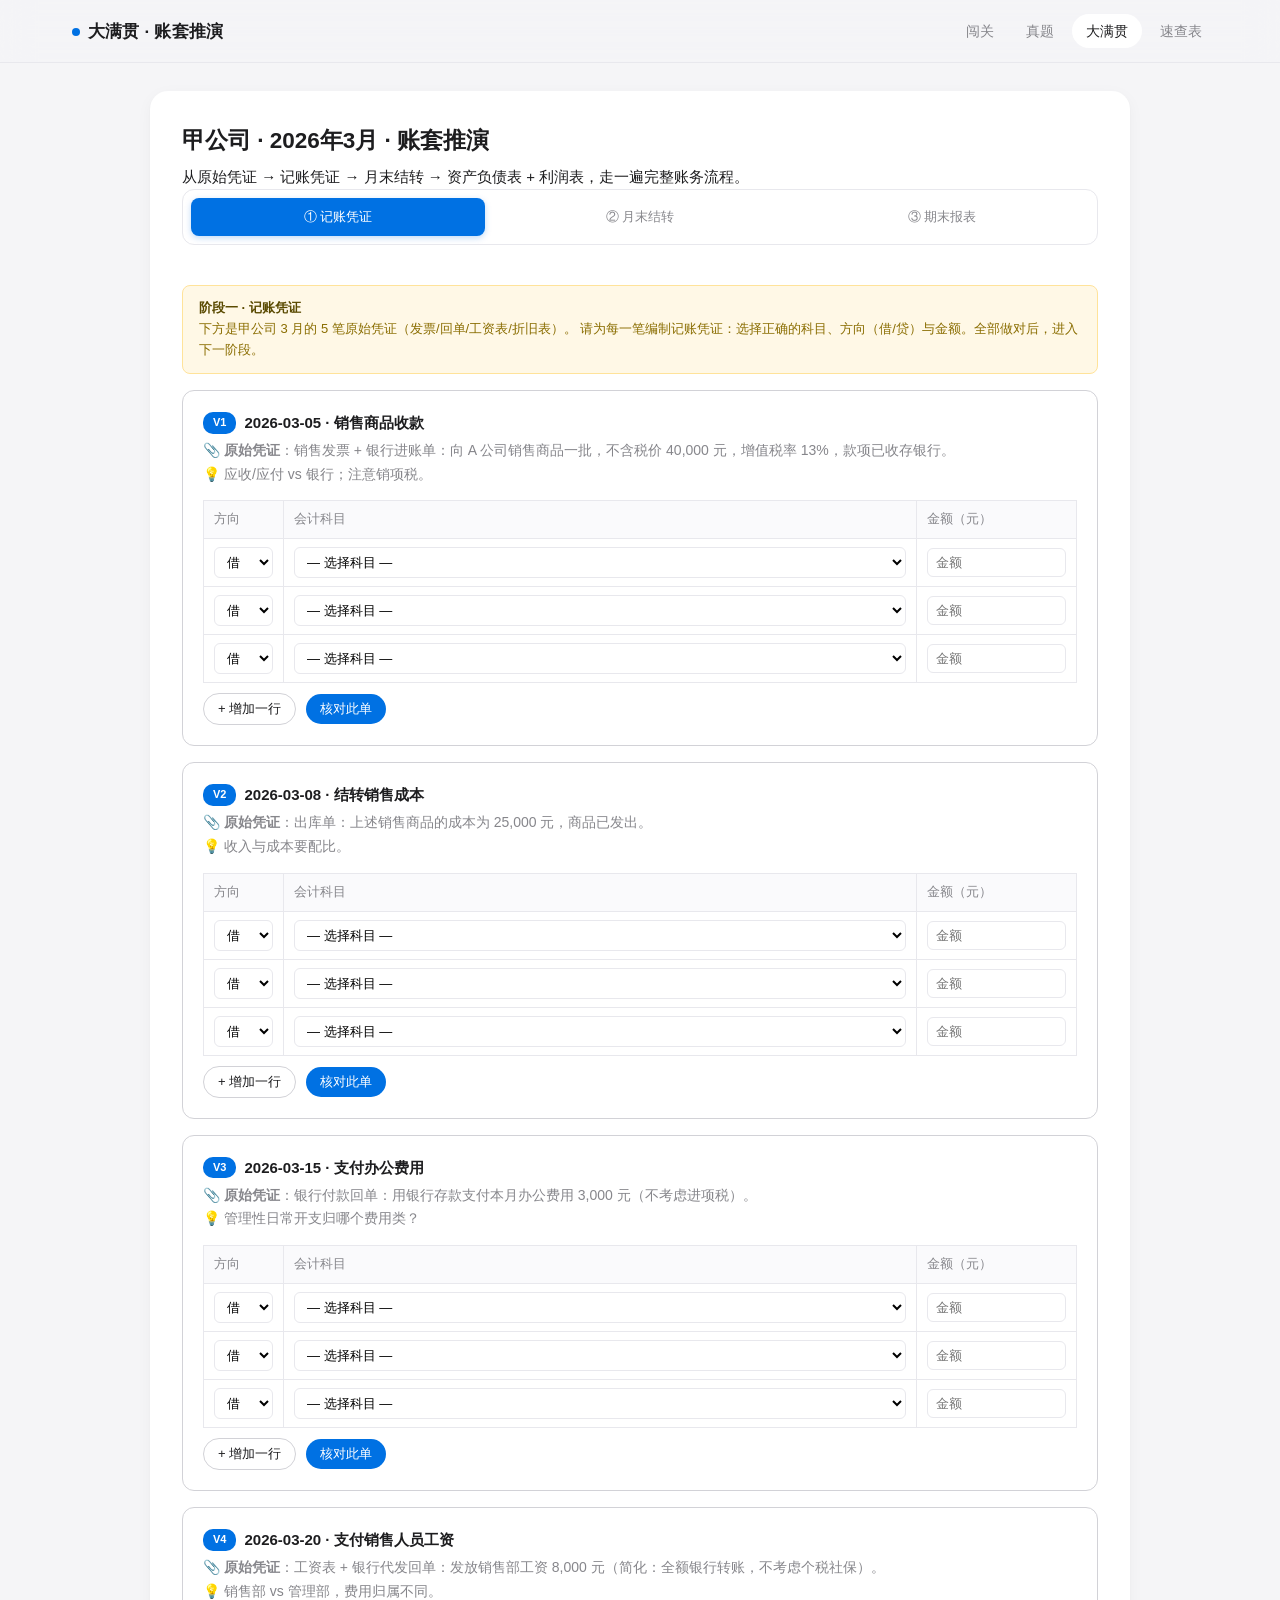
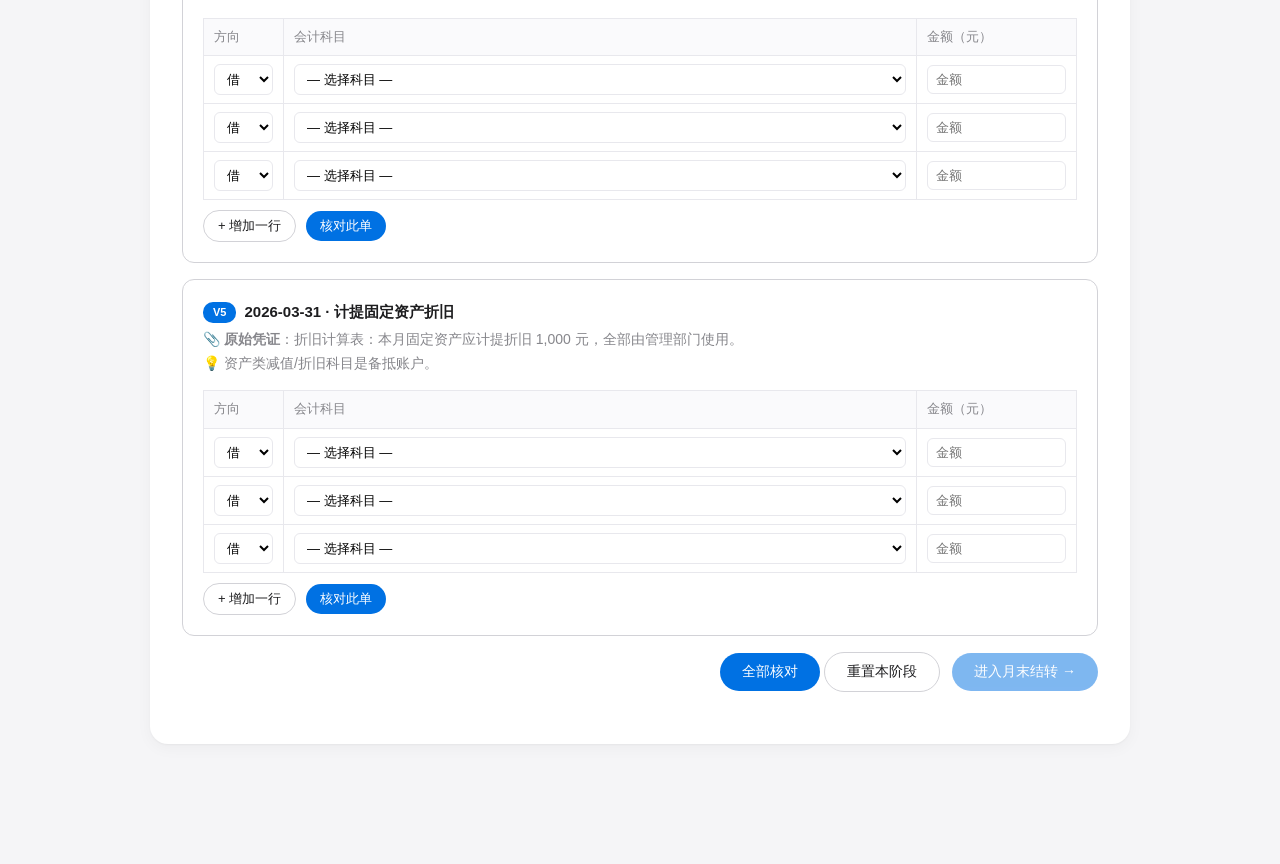
<file: grandslam.html>
<!DOCTYPE html>
<html lang="zh-CN">
<head>
  <meta charset="UTF-8" />
  <meta name="viewport" content="width=device-width, initial-scale=1.0" />
  <title>初级会计 · 大满贯账套推演</title>
  <meta name="description" content="从原始凭证到资产负债表的全流程账务推演（单月简化版）。" />
  <link rel="stylesheet" href="assets/style.css" />
</head>
<body>

  <header class="topbar">
    <div class="topbar-inner">
      <div class="brand" style="margin-left:8px;"><span class="dot"></span>大满贯 · 账套推演</div>
      <nav class="nav-links">
        <a class="nav-link" href="index.html">闯关</a>
        <a class="nav-link" href="exams.html">真题</a>
        <a class="nav-link active" href="grandslam.html">大满贯</a>
        <a class="nav-link" href="cheatsheet.html">速查表</a>
      </nav>
    </div>
  </header>

  <main class="page">
    <section class="card" style="max-width: 980px; margin: 0 auto;">
      <div class="card-head">
        <h2 style="margin:0;" id="gs-company-title">大满贯账套推演</h2>
        <p class="muted" style="margin:6px 0 0;">
          从原始凭证 → 记账凭证 → 月末结转 → 资产负债表 + 利润表，走一遍完整账务流程。
        </p>
      </div>

      <!-- 阶段进度条 -->
      <div class="gs-stepper" id="gs-stepper">
        <button class="gs-step-btn active" data-phase="vouchers">① 记账凭证</button>
        <button class="gs-step-btn" data-phase="closing">② 月末结转</button>
        <button class="gs-step-btn" data-phase="reports">③ 期末报表</button>
      </div>

      <!-- 阶段 1：记账凭证 -->
      <div class="gs-phase active" id="phase-vouchers">
        <div class="gs-hint">
          <b>阶段一 · 记账凭证</b><br>
          下方是甲公司 3 月的 <span id="v-count">5</span> 笔原始凭证（发票/回单/工资表/折旧表）。
          请为每一笔编制记账凭证：选择正确的科目、方向（借/贷）与金额。全部做对后，进入下一阶段。
        </div>
        <div id="vouchers-list"></div>
        <div style="text-align:right; margin-top:16px;">
          <button class="btn btn-primary" id="v-check-all">全部核对</button>
          <button class="btn btn-ghost" id="v-reset">重置本阶段</button>
          <button class="btn btn-primary" id="v-next" disabled style="margin-left:8px;">进入月末结转 →</button>
        </div>
      </div>

      <!-- 阶段 2：月末结转 -->
      <div class="gs-phase" id="phase-closing">
        <div class="gs-hint">
          <b>阶段二 · 月末结转</b><br>
          三步结转损益：<b>收入 → 成本费用 → 净利润</b>。每步先答一道选择题确认方向，再系统自动落账。
        </div>
        <div id="closing-steps"></div>
        <div style="text-align:right; margin-top:16px;">
          <button class="btn btn-ghost" id="c-back">← 回到凭证</button>
          <button class="btn btn-primary" id="c-next" disabled style="margin-left:8px;">查看期末报表 →</button>
        </div>
      </div>

      <!-- 阶段 3：期末报表 -->
      <div class="gs-phase" id="phase-reports">
        <div class="gs-hint">
          <b>阶段三 · 期末报表</b><br>
          根据前两阶段的记账结果，生成简易资产负债表（时点数）与利润表（期间数）。
          注意：「资产 = 负债 + 所有者权益」与「本期净利润→未分配利润」两条主线。
        </div>
        <div id="reports-area"></div>
        <div style="text-align:right; margin-top:16px;">
          <button class="btn btn-ghost" id="r-back">← 回到结转</button>
          <button class="btn btn-primary" id="r-restart">🎉 完成 · 再来一遍</button>
        </div>
      </div>
    </section>
  </main>

  <script src="data/grandslam.js"></script>
  <script>
  (function(){
    const GS = window.GRANDSLAM;
    const STATE_KEY = 'kj_grandslam_state_v1';
    document.getElementById('gs-company-title').textContent =
      GS.company + ' · ' + GS.period + ' · 账套推演';
    document.getElementById('v-count').textContent = GS.vouchers.length;

    let state = JSON.parse(localStorage.getItem(STATE_KEY) || '{}');
    if (!state.vouchers) state.vouchers = {}; // { V1:{rows:[{side,acc,amt}], ok:false} }
    if (!state.closing)  state.closing  = {}; // { revenue:{picked,ok}, expense:{...}, profit:{...} }
    if (!state.phase)    state.phase    = 'vouchers';

    function save() { localStorage.setItem(STATE_KEY, JSON.stringify(state)); }
    function escapeHtml(s){
      return String(s||'').replace(/[&<>"']/g, c => ({'&':'&amp;','<':'&lt;','>':'&gt;','"':'&quot;',"'":'&#39;'}[c]));
    }

    /* ---------- 阶段切换 ---------- */
    function switchPhase(phase) {
      state.phase = phase; save();
      document.querySelectorAll('.gs-phase').forEach(el => el.classList.toggle('active', el.id === 'phase-'+phase));
      document.querySelectorAll('.gs-step-btn').forEach(btn => btn.classList.toggle('active', btn.dataset.phase === phase));
      if (phase === 'reports') renderReports();
    }
    document.querySelectorAll('.gs-step-btn').forEach(btn => {
      btn.addEventListener('click', () => {
        const p = btn.dataset.phase;
        // 阶段只能顺序解锁
        if (p === 'closing' && !allVouchersOk()) { alert('请先把所有记账凭证做对。'); return; }
        if (p === 'reports' && !allClosingOk())  { alert('请先完成月末三步结转。'); return; }
        switchPhase(p);
      });
    });

    /* ---------- 阶段 1：记账凭证 ---------- */
    const vHost = document.getElementById('vouchers-list');

    function accOptions(sel) {
      return ['<option value="">— 选择科目 —</option>']
        .concat(GS.accounts.map(a => `<option value="${a}"${a===sel?' selected':''}>${a}</option>`))
        .join('');
    }

    function renderVouchers() {
      vHost.innerHTML = GS.vouchers.map(v => {
        const rowCount = Math.max(3, v.entries.length); // 至少给 3 行，引导分录
        const saved = state.vouchers[v.id] || { rows: Array.from({length: rowCount}, ()=>({side:'借',acc:'',amt:''})), ok:false };
        if (!state.vouchers[v.id]) state.vouchers[v.id] = saved;
        const rowsHtml = saved.rows.map((r,i) => `
          <tr data-v="${v.id}" data-i="${i}">
            <td>
              <select class="gs-side">
                <option value="借" ${r.side==='借'?'selected':''}>借</option>
                <option value="贷" ${r.side==='贷'?'selected':''}>贷</option>
              </select>
            </td>
            <td><select class="gs-acc">${accOptions(r.acc)}</select></td>
            <td><input class="gs-amt" type="number" step="0.01" placeholder="金额" value="${r.amt!==''?r.amt:''}" /></td>
          </tr>
        `).join('');
        return `
          <div class="gs-doc" data-v="${v.id}">
            <div class="gs-doc-title">
              <span class="gs-tag">${v.id}</span>
              <span>${v.date} · ${escapeHtml(v.title)}</span>
              ${saved.ok?'<span style="color:var(--success);margin-left:8px;">✓ 已做对</span>':''}
            </div>
            <div class="gs-doc-body">📎 <b>原始凭证</b>：${escapeHtml(v.source)}<br>💡 ${escapeHtml(v.hint)}</div>
            <table class="gs-entry-table">
              <thead><tr><th style="width:80px;">方向</th><th>会计科目</th><th style="width:160px;">金额（元）</th></tr></thead>
              <tbody>${rowsHtml}</tbody>
            </table>
            <div style="margin-top:10px;">
              <button class="btn btn-ghost btn-small gs-add-row" data-v="${v.id}">+ 增加一行</button>
              <button class="btn btn-primary btn-small gs-check" data-v="${v.id}" style="margin-left:6px;">核对此单</button>
              <span class="gs-check-msg" id="gs-msg-${v.id}" style="margin-left:10px;font-size:13px;"></span>
            </div>
          </div>`;
      }).join('');

      // 绑定输入持久化
      vHost.querySelectorAll('tr[data-v]').forEach(tr => {
        const v = tr.dataset.v, i = +tr.dataset.i;
        const s = state.vouchers[v];
        tr.querySelector('.gs-side').addEventListener('change', e => { s.rows[i].side = e.target.value; save(); });
        tr.querySelector('.gs-acc').addEventListener('change',  e => { s.rows[i].acc  = e.target.value; save(); });
        tr.querySelector('.gs-amt').addEventListener('input',   e => { s.rows[i].amt  = e.target.value; save(); });
      });
      vHost.querySelectorAll('.gs-add-row').forEach(btn => {
        btn.addEventListener('click', () => {
          const v = btn.dataset.v;
          state.vouchers[v].rows.push({side:'借',acc:'',amt:''});
          save(); renderVouchers();
        });
      });
      vHost.querySelectorAll('.gs-check').forEach(btn => {
        btn.addEventListener('click', () => checkVoucher(btn.dataset.v));
      });
    }

    function checkVoucher(vid) {
      const v = GS.vouchers.find(x => x.id === vid);
      const s = state.vouchers[vid];
      const msg = document.getElementById('gs-msg-'+vid);
      // 过滤出有效填写行
      const filled = s.rows
        .map(r => ({ side: r.side, acc: (r.acc||'').trim(), amt: parseFloat(r.amt) }))
        .filter(r => r.acc && !isNaN(r.amt) && r.amt > 0);
      // 借贷平衡
      const debit  = filled.filter(r => r.side==='借').reduce((a,b)=>a+b.amt,0);
      const credit = filled.filter(r => r.side==='贷').reduce((a,b)=>a+b.amt,0);
      if (Math.abs(debit - credit) > 0.001) {
        msg.innerHTML = '<span style="color:var(--error);">✗ 借贷不平：借 ' + debit.toFixed(2) + '，贷 ' + credit.toFixed(2) + '</span>';
        s.ok = false; save(); return;
      }
      // 集合比对：行数、方向、科目、金额须完全一致（不要求顺序）
      const expect = v.entries.map(e => ({ side:e.side, acc:e.account, amt:e.amount }));
      if (filled.length !== expect.length) {
        msg.innerHTML = `<span style="color:var(--error);">✗ 分录行数不对（应 ${expect.length} 行，你有 ${filled.length} 行）</span>`;
        s.ok = false; save(); return;
      }
      const norm = arr => arr.map(r => `${r.side}|${r.acc}|${r.amt.toFixed(2)}`).sort().join('\n');
      if (norm(filled) !== norm(expect)) {
        msg.innerHTML = '<span style="color:var(--error);">✗ 科目/方向/金额与标准答案不一致，请对照原始凭证再想想。</span>';
        s.ok = false; save(); return;
      }
      s.ok = true; save();
      msg.innerHTML = '<span style="color:var(--success);">✓ 正确！借贷平衡且科目完全正确。</span>';
      // 整行标绿
      vHost.querySelectorAll(`tr[data-v="${vid}"]`).forEach(tr => tr.classList.add('row-correct'));
      checkAllVouchersDone();
    }

    function allVouchersOk() { return GS.vouchers.every(v => state.vouchers[v.id] && state.vouchers[v.id].ok); }

    function checkAllVouchersDone() {
      const ok = allVouchersOk();
      document.getElementById('v-next').disabled = !ok;
      if (ok) {
        document.querySelector('.gs-step-btn[data-phase="vouchers"]').classList.add('done');
      }
    }

    document.getElementById('v-check-all').addEventListener('click', () => {
      GS.vouchers.forEach(v => checkVoucher(v.id));
    });
    document.getElementById('v-reset').addEventListener('click', () => {
      if (!confirm('清空本阶段所有凭证输入？')) return;
      state.vouchers = {}; save(); renderVouchers(); checkAllVouchersDone();
    });
    document.getElementById('v-next').addEventListener('click', () => switchPhase('closing'));

    /* ---------- 阶段 2：月末结转 ---------- */
    const cHost = document.getElementById('closing-steps');
    const STEPS = [
      { key: 'revenue', data: GS.closing.revenue },
      { key: 'expense', data: GS.closing.expense },
      { key: 'profit',  data: GS.closing.profit  }
    ];

    function renderClosing() {
      cHost.innerHTML = STEPS.map((st, idx) => {
        const saved = state.closing[st.key] || { picked: -1, ok: false };
        if (!state.closing[st.key]) state.closing[st.key] = saved;
        const locked = idx > 0 && !state.closing[STEPS[idx-1].key].ok;
        const opts = st.data.options.map((o, oi) => `
          <label class="exam-opt${saved.picked===oi?' picked':''}${saved.ok && o.is_correct?' picked':''}"
                 data-step="${st.key}" data-o="${oi}" ${locked?'style="opacity:.5;pointer-events:none;"':''}>
            <input type="radio" name="close-${st.key}" ${saved.picked===oi?'checked':''} ${saved.ok?'disabled':''} ${locked?'disabled':''} />
            <span class="opt-mark">${o.label}</span>
            <span>${escapeHtml(o.text)}</span>
          </label>`).join('');
        const entriesHtml = saved.ok ? `
          <table class="gs-entry-table" style="margin-top:10px;">
            <thead><tr><th style="width:80px;">方向</th><th>科目</th><th style="width:160px;">金额</th></tr></thead>
            <tbody>${st.data.entries.map(e => `<tr class="row-correct"><td>${e.side}</td><td>${e.account}</td><td>${e.amount.toFixed(2)}</td></tr>`).join('')}</tbody>
          </table>
        ` : '';
        return `
          <div class="gs-doc">
            <div class="gs-doc-title">
              <span class="gs-tag">第 ${idx+1} 步</span>
              <span>${escapeHtml(st.data.title)}</span>
              ${saved.ok?'<span style="color:var(--success);margin-left:8px;">✓ 完成</span>':''}
            </div>
            <div class="gs-doc-body">${escapeHtml(st.data.question)}</div>
            <div class="exam-opts">${opts}</div>
            ${entriesHtml}
            <div style="margin-top:12px;">
              <button class="btn btn-primary btn-small gs-close-confirm" data-step="${st.key}" ${saved.ok||locked?'disabled':''}>确认此步</button>
              <span id="close-msg-${st.key}" style="margin-left:10px; font-size:13px;"></span>
            </div>
          </div>`;
      }).join('');

      cHost.querySelectorAll('.exam-opt').forEach(el => {
        el.addEventListener('click', e => {
          if (e.target.tagName === 'INPUT') return;
          const radio = el.querySelector('input');
          if (radio.disabled) return;
          radio.checked = true;
          const step = el.dataset.step; const oi = +el.dataset.o;
          state.closing[step].picked = oi; save();
          // 视觉反馈
          cHost.querySelectorAll(`.exam-opt[data-step="${step}"]`).forEach(x => x.classList.remove('picked'));
          el.classList.add('picked');
        });
      });
      cHost.querySelectorAll('.gs-close-confirm').forEach(btn => {
        btn.addEventListener('click', () => {
          const key = btn.dataset.step;
          const st = STEPS.find(x => x.key === key);
          const s = state.closing[key];
          const msg = document.getElementById('close-msg-'+key);
          if (s.picked < 0) { msg.innerHTML = '<span style="color:var(--error);">请先选一个选项。</span>'; return; }
          if (st.data.options[s.picked].is_correct) {
            s.ok = true; save();
            msg.innerHTML = '<span style="color:var(--success);">✓ 正确，已自动落账。</span>';
            renderClosing();
            checkAllClosingDone();
          } else {
            msg.innerHTML = '<span style="color:var(--error);">✗ 方向反了，再想想损益类结转方向规则。</span>';
          }
        });
      });
    }

    function allClosingOk() { return STEPS.every(s => state.closing[s.key] && state.closing[s.key].ok); }
    function checkAllClosingDone() {
      const ok = allClosingOk();
      document.getElementById('c-next').disabled = !ok;
      if (ok) document.querySelector('.gs-step-btn[data-phase="closing"]').classList.add('done');
    }

    document.getElementById('c-back').addEventListener('click', () => switchPhase('vouchers'));
    document.getElementById('c-next').addEventListener('click', () => switchPhase('reports'));

    /* ---------- 阶段 3：期末报表 ---------- */
    function renderReports() {
      const bs = GS.reports.balanceSheet;
      const is = GS.reports.incomeStatement;
      const fmt = n => (n<0?'(':'') + Math.abs(n).toLocaleString('zh-CN',{minimumFractionDigits:2,maximumFractionDigits:2}) + (n<0?')':'');
      const assetSum = bs.assets.reduce((a,b)=>a+b.amount,0);
      const leSum    = bs.liabEquity.reduce((a,b)=>a+b.amount,0);
      const diff     = Math.abs(assetSum - leSum) < 0.01;

      document.getElementById('reports-area').innerHTML = `
        <div style="display:grid;grid-template-columns:1fr 1fr;gap:16px;">
          <div class="gs-balance-card">
            <h3>${bs.title} · 资产方</h3>
            <table>
              ${bs.assets.map(a => `<tr><td>${escapeHtml(a.name)}</td><td class="amount">${fmt(a.amount)}</td></tr>`).join('')}
              <tr class="total"><td>资产合计</td><td class="amount">${fmt(assetSum)}</td></tr>
            </table>
          </div>
          <div class="gs-balance-card">
            <h3>${bs.title} · 负债与所有者权益</h3>
            <table>
              ${bs.liabEquity.map(a => `<tr><td>${escapeHtml(a.name)}</td><td class="amount">${fmt(a.amount)}</td></tr>`).join('')}
              <tr class="total"><td>负债与权益合计</td><td class="amount">${fmt(leSum)}</td></tr>
            </table>
          </div>
        </div>
        <div style="margin-top:16px; text-align:center; padding:12px; border-radius:8px;
                    background:${diff?'var(--success-soft)':'var(--error-soft)'};
                    color:${diff?'var(--success)':'var(--error)'}; font-weight:600;">
          ${diff? '✓ 资产 = 负债 + 所有者权益 · 账账相符' : '✗ 资产 ≠ 负债+权益 · 差 '+fmt(assetSum-leSum)}
        </div>
        <div class="gs-balance-card" style="margin-top:16px;">
          <h3>${is.title}</h3>
          <table>
            ${is.rows.map(r => `<tr${r.bold?' class="total"':''}><td>${escapeHtml(r.name)}</td><td class="amount">${fmt(r.amount)}</td></tr>`).join('')}
          </table>
        </div>
        <div class="gs-hint" style="margin-top:16px;">
          <b>🎓 全流程打通</b>：你刚刚从<b>原始凭证</b> → <b>记账凭证</b> → <b>月末三步结转</b> → <b>资产负债表 + 利润表</b>走完了一个完整会计期间。
          真实考试常考：收入/费用结转方向、借贷必相等、净利润如何进入未分配利润。
        </div>
      `;
      document.querySelector('.gs-step-btn[data-phase="reports"]').classList.add('done');
    }

    document.getElementById('r-back').addEventListener('click', () => switchPhase('closing'));
    document.getElementById('r-restart').addEventListener('click', () => {
      if (!confirm('清空全部进度，从头再做一遍？')) return;
      localStorage.removeItem(STATE_KEY);
      location.reload();
    });

    /* ---------- 初始化 ---------- */
    renderVouchers();
    renderClosing();
    checkAllVouchersDone();
    checkAllClosingDone();
    switchPhase(state.phase);
  })();
  </script>
</body>
</html>
</file>
<file: assets/style.css>
/* ============================================================
 * 初级会计学习站 · Apple-style Light Mode
 * ============================================================ */
:root {
  --bg: #f5f5f7;
  --card: #ffffff;
  --text: #1d1d1f;
  --text-sub: #86868b;
  --border: #d2d2d7;
  --border-soft: #e8e8ed;
  --accent: #0071e3;
  --accent-hover: #0077ed;
  --success: #30a14e;
  --success-soft: #e7f7ec;
  --error: #ff3b30;
  --error-soft: #ffeceb;
  --shadow-card: 0 1px 2px rgba(0, 0, 0, 0.04),
    0 4px 16px rgba(0, 0, 0, 0.04);
  --radius-lg: 18px;
  --radius-md: 12px;
  --radius-sm: 8px;
}

* { box-sizing: border-box; }

html, body {
  margin: 0;
  padding: 0;
  background: var(--bg);
  color: var(--text);
  font-family: -apple-system, BlinkMacSystemFont, 'PingFang SC',
    'Helvetica Neue', 'Microsoft YaHei', sans-serif;
  font-size: 15px;
  line-height: 1.6;
  -webkit-font-smoothing: antialiased;
  -moz-osx-font-smoothing: grayscale;
}

a { color: inherit; text-decoration: none; }
button {
  font-family: inherit;
  cursor: pointer;
  border: none;
  background: none;
  color: inherit;
  font-size: inherit;
}
button:disabled { cursor: not-allowed; opacity: 0.5; }

/* =============== 顶部导航 =============== */
.topbar {
  position: sticky;
  top: 0;
  z-index: 20;
  background: rgba(245, 245, 247, 0.82);
  backdrop-filter: saturate(180%) blur(16px);
  -webkit-backdrop-filter: saturate(180%) blur(16px);
  border-bottom: 1px solid var(--border-soft);
}
.topbar-inner {
  max-width: 1200px;
  margin: 0 auto;
  padding: 14px 24px;
  display: flex;
  align-items: center;
  gap: 24px;
}
.brand {
  font-weight: 600;
  font-size: 17px;
  letter-spacing: 0.2px;
}
.brand .dot {
  display: inline-block;
  width: 8px; height: 8px;
  border-radius: 50%;
  background: var(--accent);
  margin-right: 8px;
  transform: translateY(-1px);
}
.nav-links {
  display: flex;
  gap: 4px;
  margin-left: auto;
}
.nav-link {
  padding: 6px 14px;
  border-radius: 999px;
  font-size: 14px;
  color: var(--text-sub);
  transition: all 0.15s;
}
.nav-link:hover { color: var(--text); background: var(--border-soft); }
.nav-link.active { color: var(--text); background: #ffffff; }

/* =============== 布局：左右分栏 =============== */
.page {
  max-width: 1200px;
  margin: 0 auto;
  padding: 28px 24px 120px;
}
.split {
  display: grid;
  grid-template-columns: 1fr 1fr;
  gap: 24px;
}
@media (max-width: 860px) {
  .split { grid-template-columns: 1fr; }
}

.card {
  background: var(--card);
  border-radius: var(--radius-lg);
  box-shadow: var(--shadow-card);
  padding: 32px;
}

/* =============== 左侧：知识微粒 =============== */
.lesson-tag {
  display: inline-flex;
  align-items: center;
  gap: 6px;
  padding: 4px 10px;
  background: var(--border-soft);
  color: var(--text-sub);
  font-size: 12px;
  border-radius: 999px;
  margin-bottom: 16px;
}
.lesson-title {
  font-size: 32px;
  font-weight: 600;
  letter-spacing: -0.5px;
  line-height: 1.25;
  margin: 0 0 18px;
}
.lesson-content {
  color: var(--text);
  font-size: 15.5px;
  line-height: 1.75;
  margin-bottom: 20px;
}
.scenario-box {
  background: #fafafa;
  border-left: 3px solid var(--accent);
  border-radius: 0 var(--radius-sm) var(--radius-sm) 0;
  padding: 14px 16px;
  color: var(--text);
  font-size: 14.5px;
  line-height: 1.7;
}
.tip-box {
  margin-top: 18px;
  padding: 12px 14px;
  background: #fff8e6;
  border-radius: var(--radius-sm);
  font-size: 13.5px;
  color: #6b4e00;
}
.tip-box::before { content: '💡 '; }

/* =============== 右侧：交互沙盒 =============== */
.sandbox-prompt {
  font-size: 15px;
  color: var(--text);
  font-weight: 500;
  margin-bottom: 18px;
}

/* --- 选项通用 --- */
.options {
  display: flex;
  flex-wrap: wrap;
  gap: 10px;
}
.opt {
  padding: 10px 16px;
  background: var(--card);
  border: 1.5px solid var(--border);
  border-radius: 999px;
  font-size: 14px;
  color: var(--text);
  transition: all 0.18s ease;
  user-select: none;
}
.opt:hover:not(.locked) {
  border-color: #a1a1a6;
  transform: translateY(-1px);
}
.opt.selected {
  background: #eef6ff;
  border-color: var(--accent);
  color: var(--accent);
}
.opt.correct {
  background: var(--success-soft);
  border-color: var(--success);
  color: var(--success);
}
.opt.correct::after {
  content: ' ✓';
  font-weight: 600;
}
.opt.wrong {
  background: var(--error-soft);
  border-color: var(--error);
  color: var(--error);
}
.opt.locked { cursor: default; }

/* --- 单选题选项竖排 --- */
.single-list {
  display: flex;
  flex-direction: column;
  gap: 10px;
}
.single-list .opt {
  border-radius: var(--radius-md);
  text-align: left;
  padding: 12px 16px;
}

/* --- 分录组装 --- */
.journal {
  display: flex;
  flex-direction: column;
  gap: 12px;
}
.slot {
  display: grid;
  grid-template-columns: 60px 1fr 120px;
  gap: 10px;
  align-items: center;
  padding: 10px 12px;
  border: 1.5px solid var(--border);
  border-radius: var(--radius-md);
  background: var(--card);
  transition: border-color 0.18s;
}
.slot.correct { border-color: var(--success); background: var(--success-soft); }
.slot.wrong   { border-color: var(--error);   background: var(--error-soft); }
.slot-side {
  font-weight: 600;
  color: var(--text);
  text-align: center;
}
.slot select,
.slot input {
  width: 100%;
  border: 1px solid var(--border);
  border-radius: var(--radius-sm);
  padding: 8px 10px;
  font-size: 14px;
  background: #fff;
  color: var(--text);
  font-family: inherit;
}
.slot select:focus,
.slot input:focus {
  outline: none;
  border-color: var(--accent);
  box-shadow: 0 0 0 3px rgba(0, 113, 227, 0.15);
}
.slot input[type=number] { text-align: right; }

/* --- 抖动动画 --- */
@keyframes shake {
  0%, 100% { transform: translateX(0); }
  20%      { transform: translateX(-6px); }
  40%      { transform: translateX(6px); }
  60%      { transform: translateX(-4px); }
  80%      { transform: translateX(4px); }
}
.shake { animation: shake 0.35s ease-in-out; }

/* =============== 反馈区 =============== */
.feedback {
  margin-top: 20px;
  padding: 12px 14px;
  border-radius: var(--radius-sm);
  font-size: 14px;
  line-height: 1.6;
  display: none;
}
.feedback.show { display: block; }
.feedback.success {
  background: var(--success-soft);
  color: var(--success);
  border: 1px solid #b8e3c5;
}
.feedback.error {
  background: var(--error-soft);
  color: var(--error);
  border: 1px solid #ffbfbc;
}

/* =============== 底部控制栏 =============== */
.controlbar {
  position: fixed;
  left: 0; right: 0; bottom: 0;
  background: rgba(255, 255, 255, 0.88);
  backdrop-filter: saturate(180%) blur(18px);
  -webkit-backdrop-filter: saturate(180%) blur(18px);
  border-top: 1px solid var(--border-soft);
  z-index: 30;
}
.controlbar-inner {
  max-width: 1200px;
  margin: 0 auto;
  padding: 14px 24px;
  display: flex;
  align-items: center;
  gap: 16px;
}
.progress {
  flex: 1;
  display: flex;
  align-items: center;
  gap: 12px;
  color: var(--text-sub);
  font-size: 13px;
}
.progress-bar {
  flex: 1;
  max-width: 260px;
  height: 6px;
  background: var(--border-soft);
  border-radius: 999px;
  overflow: hidden;
}
.progress-fill {
  height: 100%;
  background: var(--accent);
  transition: width 0.3s ease;
}
.btn {
  padding: 10px 22px;
  border-radius: 999px;
  font-size: 14px;
  font-weight: 500;
  transition: all 0.15s;
}
.btn-primary {
  background: var(--accent);
  color: #fff;
}
.btn-primary:hover:not(:disabled) { background: var(--accent-hover); }
.btn-ghost {
  background: transparent;
  color: var(--text);
  border: 1px solid var(--border);
}
.btn-ghost:hover { background: var(--border-soft); }

/* =============== 侧边课程列表 =============== */
.sidebar {
  position: fixed;
  top: 0; left: 0;
  width: 280px;
  height: 100vh;
  background: #fafafc;
  border-right: 1px solid var(--border-soft);
  transform: translateX(-100%);
  transition: transform 0.25s ease;
  z-index: 40;
  overflow-y: auto;
  padding: 20px 16px;
}
.sidebar.open { transform: translateX(0); }
.sidebar h3 {
  margin: 8px 8px 14px;
  font-size: 13px;
  color: var(--text-sub);
  font-weight: 500;
  letter-spacing: 0.5px;
  text-transform: uppercase;
}
.sidebar .section-head {
  margin: 16px 8px 6px;
  font-size: 12px;
  color: var(--text-sub);
  font-weight: 600;
}
.sidebar-item {
  display: flex;
  align-items: center;
  gap: 8px;
  padding: 10px 12px;
  border-radius: var(--radius-sm);
  font-size: 14px;
  color: var(--text);
  cursor: pointer;
  transition: background 0.15s;
}
.sidebar-item:hover { background: var(--border-soft); }
.sidebar-item.active { background: #e8f0fe; color: var(--accent); font-weight: 500; }
.sidebar-item.locked { color: var(--text-sub); cursor: not-allowed; }
.sidebar-item .check {
  width: 18px;
  height: 18px;
  border-radius: 50%;
  border: 1.5px solid var(--border);
  display: flex;
  align-items: center;
  justify-content: center;
  font-size: 11px;
  color: #fff;
  flex-shrink: 0;
}
.sidebar-item.done .check {
  background: var(--success);
  border-color: var(--success);
}
.sidebar-item.done .check::after { content: '✓'; }

.sidebar-backdrop {
  position: fixed; inset: 0;
  background: rgba(0, 0, 0, 0.28);
  z-index: 35;
  opacity: 0;
  pointer-events: none;
  transition: opacity 0.2s;
}
.sidebar-backdrop.show { opacity: 1; pointer-events: auto; }

/* =============== 错题清算模态框 =============== */
.modal-backdrop {
  position: fixed; inset: 0;
  background: rgba(29, 29, 31, 0.55);
  backdrop-filter: blur(10px);
  -webkit-backdrop-filter: blur(10px);
  z-index: 50;
  display: none;
  align-items: center;
  justify-content: center;
  padding: 24px;
}
.modal-backdrop.show { display: flex; }
.modal {
  background: var(--card);
  border-radius: 24px;
  max-width: 560px;
  width: 100%;
  max-height: 86vh;
  overflow-y: auto;
  padding: 36px 36px 28px;
  box-shadow: 0 24px 64px rgba(0, 0, 0, 0.18);
}
.modal h2 {
  font-size: 26px;
  margin: 0 0 10px;
  letter-spacing: -0.4px;
}
.modal p.sub {
  color: var(--text-sub);
  margin: 0 0 20px;
}
.modal-footer {
  display: flex;
  gap: 10px;
  justify-content: flex-end;
  margin-top: 24px;
  padding-top: 18px;
  border-top: 1px solid var(--border-soft);
}

/* =============== 速查表 =============== */
.cheatsheet {
  max-width: 980px;
  margin: 0 auto;
  padding: 40px 24px 80px;
}
.cheatsheet h1 {
  font-size: 32px;
  letter-spacing: -0.5px;
  margin: 0 0 6px;
}
.cheatsheet .lead {
  color: var(--text-sub);
  margin: 0 0 32px;
}
.cheatsheet h2 {
  font-size: 20px;
  margin: 32px 0 12px;
}
.cheatsheet table {
  width: 100%;
  border-collapse: collapse;
  background: var(--card);
  border-radius: var(--radius-md);
  overflow: hidden;
  box-shadow: var(--shadow-card);
  font-size: 14px;
}
.cheatsheet th,
.cheatsheet td {
  padding: 12px 14px;
  text-align: left;
  border-bottom: 1px solid var(--border-soft);
  vertical-align: top;
}
.cheatsheet th {
  background: #fafafa;
  font-weight: 600;
  color: var(--text);
}
.cheatsheet tr:last-child td { border-bottom: none; }
.cheatsheet code {
  background: #f3f3f5;
  padding: 2px 6px;
  border-radius: 4px;
  font-size: 13px;
  font-family: 'SF Mono', Menlo, Consolas, monospace;
}

@media print {
  body { background: #fff; }
  .topbar, .controlbar, .sidebar, .sidebar-backdrop { display: none !important; }
  .cheatsheet { max-width: 100%; padding: 0; }
  .cheatsheet table { box-shadow: none; border: 1px solid #999; }
  .cheatsheet th, .cheatsheet td { border-bottom: 1px solid #ccc; }
}

/* =============== 完成屏 =============== */
.done-screen {
  text-align: center;
  padding: 60px 24px;
}
.done-screen h1 {
  font-size: 36px;
  letter-spacing: -0.6px;
  margin: 0 0 10px;
}
.done-screen p { color: var(--text-sub); margin: 0 0 24px; }


/* ============================================================
 * v2 新增：拖拽题 / 真题 / 科目分组 / 清算徽章
 * ============================================================ */

/* --- 侧边栏：科目大组 & 清算徽章 --- */
.subject-head {
  margin: 18px 12px 6px;
  padding: 8px 10px;
  font-size: 13px;
  font-weight: 600;
  color: #fff;
  background: linear-gradient(135deg, #0a84ff, #5e5ce6);
  border-radius: 8px;
  letter-spacing: 0.5px;
}
.subject-head:first-child { margin-top: 6px; }

.section-head {
  display: flex;
  align-items: center;
  justify-content: space-between;
  gap: 8px;
}
.sec-badge {
  font-size: 11px;
  padding: 2px 8px;
  border-radius: 10px;
  font-weight: 500;
}
.sec-badge.done {
  background: #e4f7e7;
  color: #1d8f3a;
}
.sec-badge.warn {
  background: #fff3cd;
  color: #8a6d1e;
}

/* --- 拖拽题 --- */
.drag-area {
  display: flex;
  flex-direction: column;
  gap: 16px;
}
.drag-pool {
  display: flex;
  flex-wrap: wrap;
  gap: 8px;
  padding: 12px;
  background: #fafafc;
  border: 1px dashed #d2d2d7;
  border-radius: 10px;
  min-height: 60px;
}
.drag-chip {
  padding: 8px 14px;
  background: #fff;
  border: 1px solid #d2d2d7;
  border-radius: 20px;
  cursor: grab;
  font-size: 14px;
  user-select: none;
  transition: transform 0.12s, box-shadow 0.12s;
}
.drag-chip:hover {
  box-shadow: 0 2px 6px rgba(0,0,0,0.08);
  transform: translateY(-1px);
}
.drag-chip.dragging {
  opacity: 0.4;
  cursor: grabbing;
}

.drag-zones {
  display: grid;
  grid-template-columns: 1fr 1fr;
  gap: 12px;
}
.drop-zone {
  min-height: 140px;
  padding: 12px;
  border: 2px dashed #d2d2d7;
  border-radius: 10px;
  background: #fff;
  display: flex;
  flex-direction: column;
  gap: 6px;
  transition: background 0.15s, border-color 0.15s;
}
.drop-zone.over {
  background: #eef6ff;
  border-color: #0a84ff;
}
.zone-label {
  font-weight: 600;
  font-size: 14px;
  color: #86868b;
  margin-bottom: 4px;
  text-align: center;
  letter-spacing: 2px;
}
.drop-zone .drag-chip {
  border-radius: 8px;
  background: #f5f5f7;
}
.drag-hint {
  font-size: 12px;
  color: #86868b;
  text-align: center;
}

/* --- 真题页 --- */
.exam-item {
  padding: 20px 0;
  border-bottom: 1px solid #e5e5ea;
}
.exam-item:last-of-type { border-bottom: none; }

.exam-meta {
  font-size: 12px;
  margin-bottom: 6px;
}
.exam-stem {
  font-size: 15px;
  line-height: 1.6;
  margin-bottom: 12px;
  color: #1d1d1f;
}
.exam-opts {
  display: flex;
  flex-direction: column;
  gap: 8px;
}
.exam-opt {
  display: flex;
  align-items: flex-start;
  gap: 10px;
  padding: 10px 14px;
  border: 1px solid #d2d2d7;
  border-radius: 10px;
  cursor: pointer;
  transition: background 0.12s, border-color 0.12s;
  font-size: 14px;
  line-height: 1.5;
}
.exam-opt:hover { background: #fafafc; }
.exam-opt.picked {
  background: #eef6ff;
  border-color: #0a84ff;
}
.exam-opt input { margin-top: 4px; }
.opt-mark {
  font-weight: 600;
  color: #0a84ff;
  min-width: 20px;
}

.exam-result { margin-top: 10px; }
.result-ok {
  padding: 8px 12px;
  background: #e4f7e7;
  color: #1d8f3a;
  border-radius: 8px;
  font-size: 13px;
}
.result-bad {
  padding: 8px 12px;
  background: #ffeaec;
  color: #c0392b;
  border-radius: 8px;
  font-size: 13px;
}
.exam-explain {
  margin-top: 6px;
  padding: 10px 12px;
  background: #fafafc;
  border-left: 3px solid #0a84ff;
  border-radius: 4px;
  font-size: 13px;
  line-height: 1.6;
  color: #3a3a3c;
}

.summary-box {
  text-align: center;
  padding: 20px;
  background: linear-gradient(135deg, #f5f5f7, #eef6ff);
  border-radius: 12px;
}
.summary-big {
  font-size: 36px;
  font-weight: 700;
  color: #0a84ff;
  margin-bottom: 8px;
}


/* pool 与 drop-zone 共用 zone-label，但 pool 里标签靠左 */
.drag-pool { display: flex; flex-direction: column; gap: 6px; }
.drag-pool .zone-label { text-align: left; letter-spacing: 0; }
.zone-body {
  display: flex;
  flex-wrap: wrap;
  gap: 8px;
  min-height: 40px;
}
.drag-chip.correct {
  background: #e4f7e7 !important;
  border-color: #1d8f3a !important;
  color: #1d8f3a;
}
.drag-chip.wrong {
  background: #ffeaec !important;
  border-color: #c0392b !important;
  color: #c0392b;
}


/* =============== v3 · 严格多选 =============== */
.options-multi .opt {
  position: relative;
}
.options-multi .opt.selected {
  border-color: var(--accent);
  background: rgba(0, 113, 227, 0.08);
}
.options-multi .opt.selected .opt-mark {
  background: var(--accent);
  color: #fff;
}
.multi-hint {
  font-size: 13px;
  margin-bottom: 10px;
  padding: 8px 12px;
  background: #fff8e6;
  border-radius: var(--radius-sm);
  border: 1px solid #ffe39a;
}

/* =============== v3 · 真题页逐题布局 =============== */
.exam-item {
  border: 1px solid var(--border-soft);
  border-radius: var(--radius-md);
  padding: 18px 20px;
  margin-bottom: 16px;
  background: #fafafc;
  transition: border-color .2s;
}
.exam-item[data-confirmed="1"] {
  background: #fff;
  border-color: var(--border);
}
.exam-meta { font-size: 12px; margin-bottom: 6px; }
.exam-stem { font-weight: 500; margin: 4px 0 12px; line-height: 1.6; }
.exam-opts { display: flex; flex-direction: column; gap: 8px; }
.exam-opt {
  display: flex; align-items: center; gap: 10px;
  padding: 10px 14px;
  border: 1px solid var(--border-soft);
  border-radius: var(--radius-sm);
  background: #fff;
  cursor: pointer;
  user-select: none;
  transition: all .15s;
}
.exam-opt input[type=checkbox] { width: 16px; height: 16px; accent-color: var(--accent); }
.exam-opt .opt-mark {
  width: 26px; height: 26px; border-radius: 50%;
  background: var(--border-soft); color: var(--text-sub);
  display: inline-flex; align-items: center; justify-content: center;
  font-weight: 600; font-size: 13px;
  flex-shrink: 0;
}
.exam-opt.picked {
  border-color: var(--accent);
  background: rgba(0, 113, 227, 0.06);
}
.exam-opt.picked .opt-mark { background: var(--accent); color: #fff; }
.exam-peritem-actions { margin-top: 12px; display: flex; gap: 8px; }
.btn-small { padding: 6px 14px; font-size: 13px; }
.exam-result { margin-top: 10px; }
.exam-result .result-ok {
  padding: 10px 14px; border-radius: var(--radius-sm);
  background: var(--success-soft); color: var(--success);
  font-weight: 500;
}
.exam-result .result-bad {
  padding: 10px 14px; border-radius: var(--radius-sm);
  background: var(--error-soft); color: var(--error);
  font-weight: 500;
}
.exam-result .result-mock {
  padding: 10px 14px; border-radius: var(--radius-sm);
  background: #f0f0f5; color: var(--text-sub);
  font-size: 13px;
}
.exam-explain {
  margin-top: 8px; padding: 10px 14px;
  background: #fafaff; border-left: 3px solid var(--accent);
  border-radius: 4px; font-size: 13px; color: var(--text-sub);
  line-height: 1.6;
}
.summary-box {
  text-align: center; padding: 24px;
  background: #fff; border: 1px solid var(--border-soft);
  border-radius: var(--radius-md);
}
.summary-big {
  font-size: 40px; font-weight: 700;
  color: var(--accent); margin-bottom: 6px;
}

/* =============== v3 · 机考模式 Toggle 与状态栏 =============== */
.mock-toggle {
  display: inline-flex; align-items: center; gap: 6px;
  padding: 4px 10px; border: 1px solid var(--border);
  border-radius: 20px; font-size: 13px;
  cursor: pointer; user-select: none;
  margin-left: 12px;
  background: #fff;
}
.mock-toggle input { margin: 0; }
.mock-bar {
  position: sticky; top: 52px; z-index: 15;
  background: #1d1d1f; color: #fff;
  padding: 10px 0;
  box-shadow: 0 2px 8px rgba(0,0,0,.15);
}
.mock-bar-inner {
  max-width: 980px; margin: 0 auto; padding: 0 20px;
  display: flex; align-items: center; gap: 14px;
}
.mock-tag {
  background: var(--error); color: #fff;
  padding: 3px 10px; border-radius: 12px;
  font-size: 12px; font-weight: 600;
  letter-spacing: .5px;
}
.mock-timer {
  font-family: ui-monospace, 'SF Mono', Menlo, monospace;
  font-size: 22px; font-weight: 700;
  color: #ffcc00;
  letter-spacing: 2px;
  flex: 0 0 auto;
}
.mock-bar .btn { padding: 6px 14px; font-size: 13px; }
.mock-bar .btn-ghost { border-color: #555; color: #fff; background: transparent; }
.mock-bar .btn-ghost:hover { background: rgba(255,255,255,.1); }
.mock-bar #mock-exit { margin-left: auto; }

/* 机考模式下隐藏所有即时反馈与解析 */
body.mock-mode .feedback-bar,
body.mock-mode .tip-box,
body.mock-mode .solution-box,
body.mock-mode .exam-result .result-ok,
body.mock-mode .exam-result .result-bad,
body.mock-mode .exam-explain {
  display: none !important;
}
body.mock-mode .exam-opt.picked { background: rgba(0,113,227,0.04); }

/* =============== v3 · 悬浮计算器 =============== */
.calc-panel {
  position: fixed; right: 24px; bottom: 24px;
  width: 260px; z-index: 30;
  background: #1d1d1f; color: #fff;
  border-radius: 14px; padding: 14px;
  box-shadow: 0 10px 30px rgba(0,0,0,.3);
}
.calc-head {
  display: flex; justify-content: space-between; align-items: center;
  font-size: 13px; color: #ccc; margin-bottom: 8px;
}
.calc-head button {
  color: #fff; font-size: 20px; line-height: 1;
  width: 24px; height: 24px; border-radius: 50%;
}
.calc-head button:hover { background: rgba(255,255,255,.1); }
#calc-display {
  width: 100%; padding: 10px 12px;
  background: #000; color: #fff; border: none; border-radius: 8px;
  font-family: ui-monospace, 'SF Mono', Menlo, monospace;
  font-size: 22px; text-align: right;
  margin-bottom: 10px;
}
.calc-keys {
  display: grid; grid-template-columns: repeat(4, 1fr); gap: 6px;
}
.calc-keys button {
  padding: 12px 0; background: #2c2c2e; color: #fff;
  border-radius: 8px; font-size: 16px; font-weight: 500;
  transition: background .1s;
}
.calc-keys button:hover { background: #3a3a3c; }
.calc-keys button.eq { background: var(--accent); }
.calc-keys button.eq:hover { background: var(--accent-hover); }

/* =============== v3 · 大满贯账套页面 =============== */
.gs-phase {
  display: none;
  padding: 20px 0;
}
.gs-phase.active { display: block; }
.gs-stepper {
  display: flex; gap: 8px; margin-bottom: 20px;
  padding: 8px; background: #fff; border-radius: var(--radius-md);
  border: 1px solid var(--border-soft); overflow-x: auto;
}
.gs-step-btn {
  flex: 1 1 auto; min-width: 120px;
  padding: 10px 14px;
  border-radius: var(--radius-sm);
  background: transparent; color: var(--text-sub);
  font-size: 13px; font-weight: 500;
  white-space: nowrap;
  transition: all .15s;
}
.gs-step-btn.active {
  background: var(--accent); color: #fff;
  box-shadow: 0 2px 6px rgba(0,113,227,.25);
}
.gs-step-btn.done::before {
  content: '✓ '; color: var(--success);
}
.gs-step-btn.active.done::before { color: #fff; }
.gs-doc {
  border: 1px solid var(--border); border-radius: var(--radius-md);
  padding: 20px; margin-bottom: 16px; background: #fff;
}
.gs-doc-title {
  font-weight: 600; margin-bottom: 4px;
  display: flex; align-items: center; gap: 8px;
}
.gs-doc-title .gs-tag {
  background: var(--accent); color: #fff;
  padding: 2px 10px; border-radius: 10px;
  font-size: 11px; font-weight: 600;
}
.gs-doc-body {
  color: var(--text-sub); font-size: 14px;
  line-height: 1.7; margin-bottom: 14px;
}
.gs-entry-table {
  width: 100%; border-collapse: collapse;
  margin-top: 10px;
}
.gs-entry-table th, .gs-entry-table td {
  border: 1px solid var(--border-soft);
  padding: 8px 10px; font-size: 14px;
  text-align: left;
}
.gs-entry-table th {
  background: #fafafc; font-weight: 500;
  font-size: 13px; color: var(--text-sub);
}
.gs-entry-table select, .gs-entry-table input {
  width: 100%; padding: 6px 8px;
  border: 1px solid var(--border-soft);
  border-radius: 6px; font-size: 13px;
  background: #fff;
}
.gs-entry-table tr.row-correct td { background: var(--success-soft); }
.gs-entry-table tr.row-wrong td { background: var(--error-soft); }
.gs-balance-card {
  background: #fff; border: 1px solid var(--border);
  border-radius: var(--radius-md); padding: 20px; margin-bottom: 16px;
}
.gs-balance-card h3 {
  margin: 0 0 12px; font-size: 16px;
  padding-bottom: 8px; border-bottom: 2px solid var(--accent);
}
.gs-balance-card table {
  width: 100%; border-collapse: collapse; font-size: 13px;
}
.gs-balance-card table td {
  padding: 5px 10px; border-bottom: 1px dashed var(--border-soft);
}
.gs-balance-card table td.amount {
  text-align: right; font-family: ui-monospace, 'SF Mono', Menlo, monospace;
}
.gs-balance-card tr.total td {
  font-weight: 700; border-top: 2px solid var(--text);
  border-bottom: none; padding-top: 8px;
}
.gs-hint {
  background: #fff8e6; border: 1px solid #ffe39a;
  padding: 12px 16px; border-radius: var(--radius-sm);
  font-size: 13px; margin-bottom: 16px;
  color: #8a6d00; line-height: 1.6;
}
.gs-hint b { color: #5a4a00; }


/* =========================================================
 * v2 新增：标签条
 * ========================================================= */
.tag-bar {
  display: flex; flex-wrap: wrap; gap: 6px;
  margin: 8px 0 12px;
}
.tag {
  display: inline-block;
  padding: 2px 8px;
  font-size: 12px;
  border-radius: 10px;
  background: #eef2ff;
  color: #475569;
  border: 1px solid #e2e8f0;
  line-height: 18px;
}
.tag-type    { background: #e0f2fe; color: #0369a1; border-color: #bae6fd; }
.tag-level-basic   { background: #f0fdf4; color: #15803d; border-color: #bbf7d0; }
.tag-level-improve { background: #fffbeb; color: #b45309; border-color: #fde68a; }
.tag-level-exam    { background: #fef2f2; color: #b91c1c; border-color: #fecaca; }
.tag-hot     { background: #f5f3ff; color: #6d28d9; border-color: #ddd6fe; }
.tag-hot-fire { background: #fff1f2; color: #be123c; border-color: #fecdd3; font-weight: 600; }

/* =========================================================
 * v2 新增：练习模式入口按钮
 * ========================================================= */
.practice-entry {
  margin-top: 18px;
  padding-top: 16px;
  border-top: 1px dashed #cbd5e1;
}
.practice-entry-empty {
  color: #94a3b8;
  font-size: 13px;
  font-style: italic;
}
.practice-btn {
  background: linear-gradient(135deg, #6366f1, #8b5cf6);
  color: #fff;
  border: none;
  padding: 10px 18px;
  border-radius: 8px;
  font-size: 14px;
  font-weight: 600;
  cursor: pointer;
  transition: transform 0.15s, box-shadow 0.15s;
  box-shadow: 0 2px 6px rgba(99,102,241,0.3);
}
.practice-btn:hover {
  transform: translateY(-1px);
  box-shadow: 0 4px 12px rgba(99,102,241,0.4);
}

/* =========================================================
 * v2 新增：练习模式弹层
 * ========================================================= */
.practice-modal-overlay {
  position: fixed; inset: 0;
  background: rgba(15, 23, 42, 0.55);
  display: flex; align-items: center; justify-content: center;
  z-index: 9999;
  animation: fadeIn 0.2s;
}
@keyframes fadeIn { from { opacity:0 } to { opacity:1 } }
.practice-modal {
  background: #fff;
  width: min(720px, 92vw);
  max-height: 88vh;
  border-radius: 12px;
  box-shadow: 0 20px 60px rgba(0,0,0,0.3);
  display: flex; flex-direction: column;
  overflow: hidden;
}
.practice-modal-header {
  display: flex; align-items: flex-start; justify-content: space-between;
  padding: 16px 20px;
  border-bottom: 1px solid #e2e8f0;
  background: linear-gradient(135deg, #f5f3ff, #eef2ff);
}
.practice-modal-title { font-size: 16px; font-weight: 700; color: #1e293b; }
.practice-modal-sub   { font-size: 12px; color: #64748b; margin-top: 4px; }
.practice-modal-close {
  background: transparent; border: 1px solid #cbd5e1;
  padding: 4px 10px; border-radius: 6px; cursor: pointer;
  color: #475569; font-size: 12px;
}
.practice-modal-close:hover { background: #f1f5f9; }

.practice-modal-body {
  padding: 20px;
  overflow-y: auto;
  flex: 1;
}
.practice-q-prompt {
  font-size: 15px;
  line-height: 1.6;
  color: #0f172a;
  margin: 8px 0 14px;
  font-weight: 500;
}
.practice-opts {
  display: flex; flex-direction: column; gap: 8px;
}
.practice-opt {
  display: flex; align-items: flex-start; gap: 10px;
  padding: 10px 14px;
  border: 1px solid #e2e8f0;
  border-radius: 8px;
  cursor: pointer;
  transition: background 0.1s, border-color 0.1s;
  font-size: 14px;
  color: #334155;
}
.practice-opt:hover { background: #f8fafc; border-color: #cbd5e1; }
.practice-opt input { margin-top: 3px; }
.practice-opt.opt-correct { background: #f0fdf4; border-color: #86efac; color: #15803d; }
.practice-opt.opt-wrong   { background: #fef2f2; border-color: #fca5a5; color: #b91c1c; }

.practice-feedback {
  margin-top: 14px;
  padding: 12px 14px;
  border-radius: 8px;
  font-size: 13px;
  line-height: 1.6;
  display: none;
}
.practice-feedback.fb-ok   { display: block; background: #f0fdf4; color: #15803d; border-left: 4px solid #22c55e; }
.practice-feedback.fb-err  { display: block; background: #fef2f2; color: #b91c1c; border-left: 4px solid #ef4444; }
.practice-feedback.fb-warn { display: block; background: #fffbeb; color: #b45309; border-left: 4px solid #f59e0b; }

.practice-modal-foot {
  padding: 12px 20px;
  border-top: 1px solid #e2e8f0;
  display: flex; gap: 10px; justify-content: flex-end;
  background: #f8fafc;
}
.practice-modal-foot button {
  padding: 8px 18px;
  border-radius: 6px;
  font-size: 14px;
  cursor: pointer;
  border: none;
}
.practice-modal-foot .btn-secondary {
  background: #fff; color: #475569; border: 1px solid #cbd5e1;
}
.practice-modal-foot .btn-secondary:hover:not(:disabled) { background: #f1f5f9; }
.practice-modal-foot .btn-secondary:disabled { opacity: 0.4; cursor: not-allowed; }
.practice-modal-foot .btn-primary {
  background: linear-gradient(135deg, #6366f1, #8b5cf6);
  color: #fff;
}
.practice-modal-foot .btn-primary:disabled { opacity: 0.6; cursor: not-allowed; }
</file>
